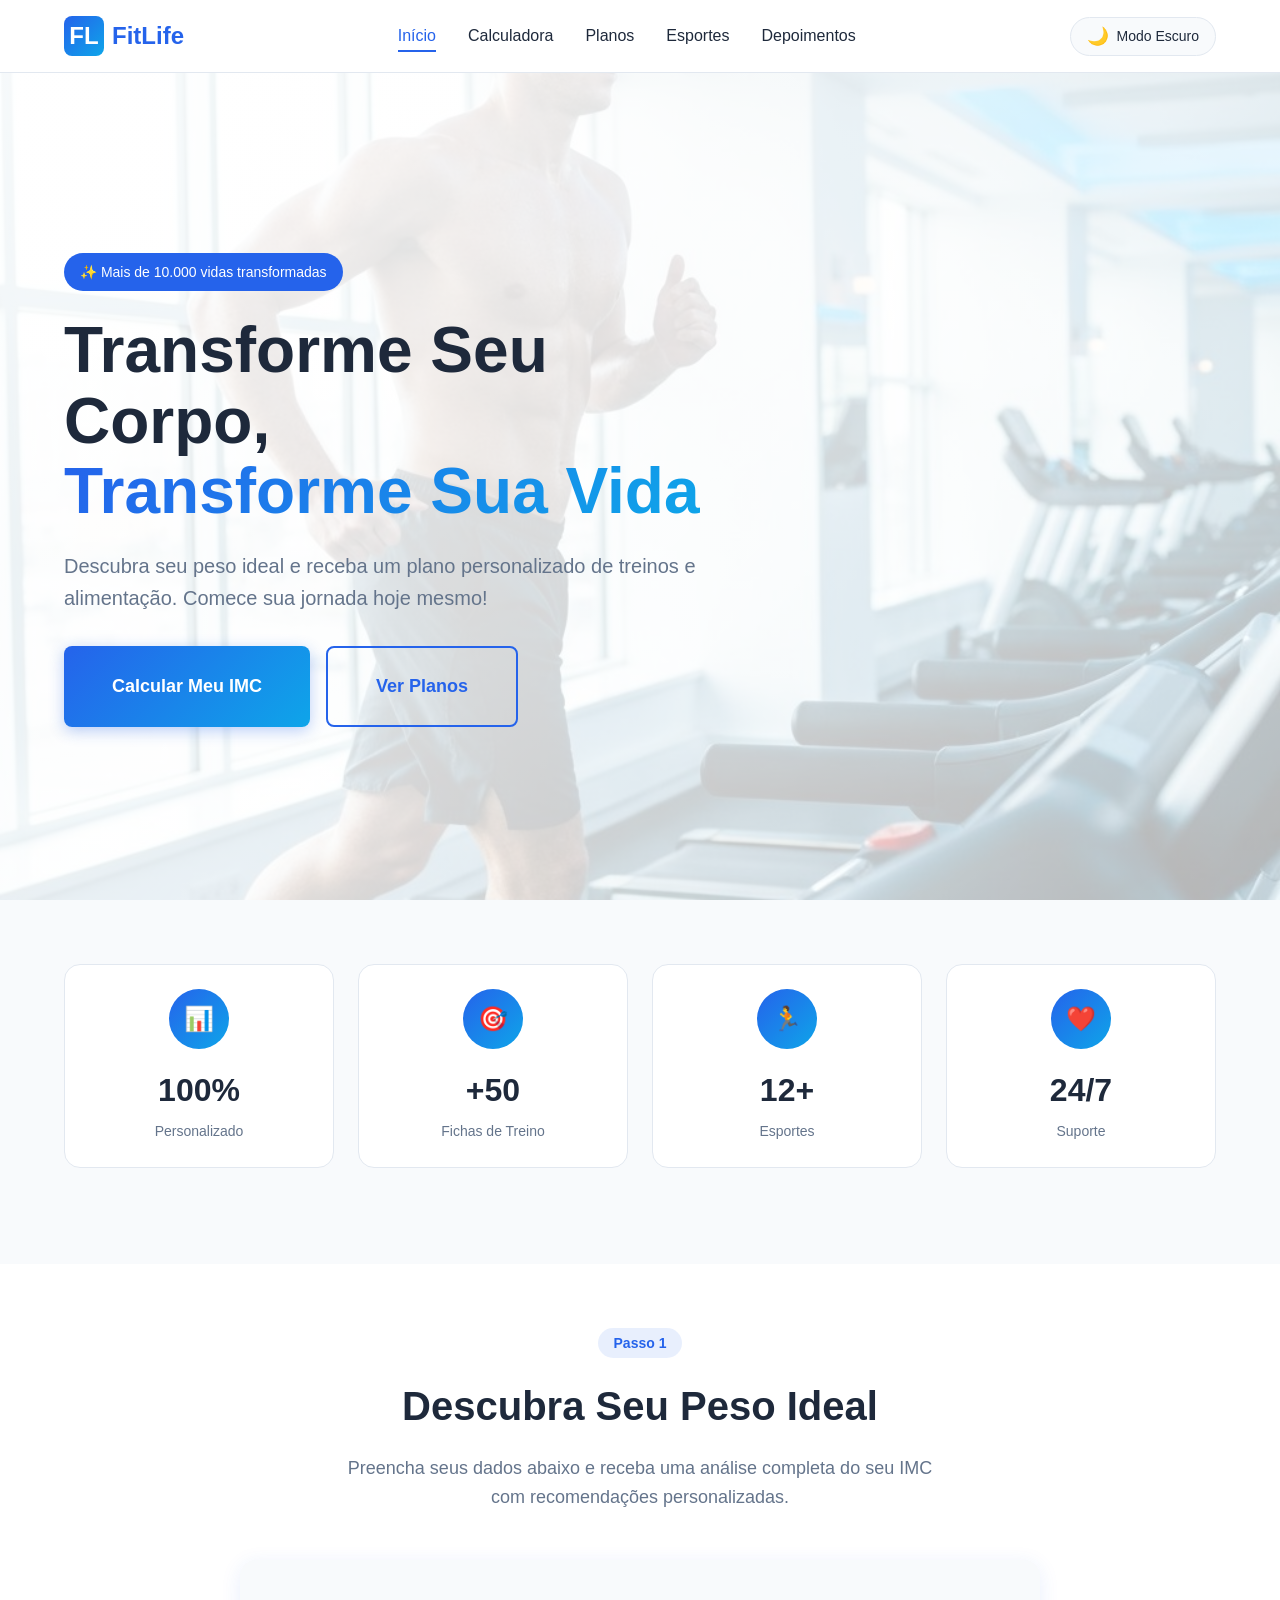
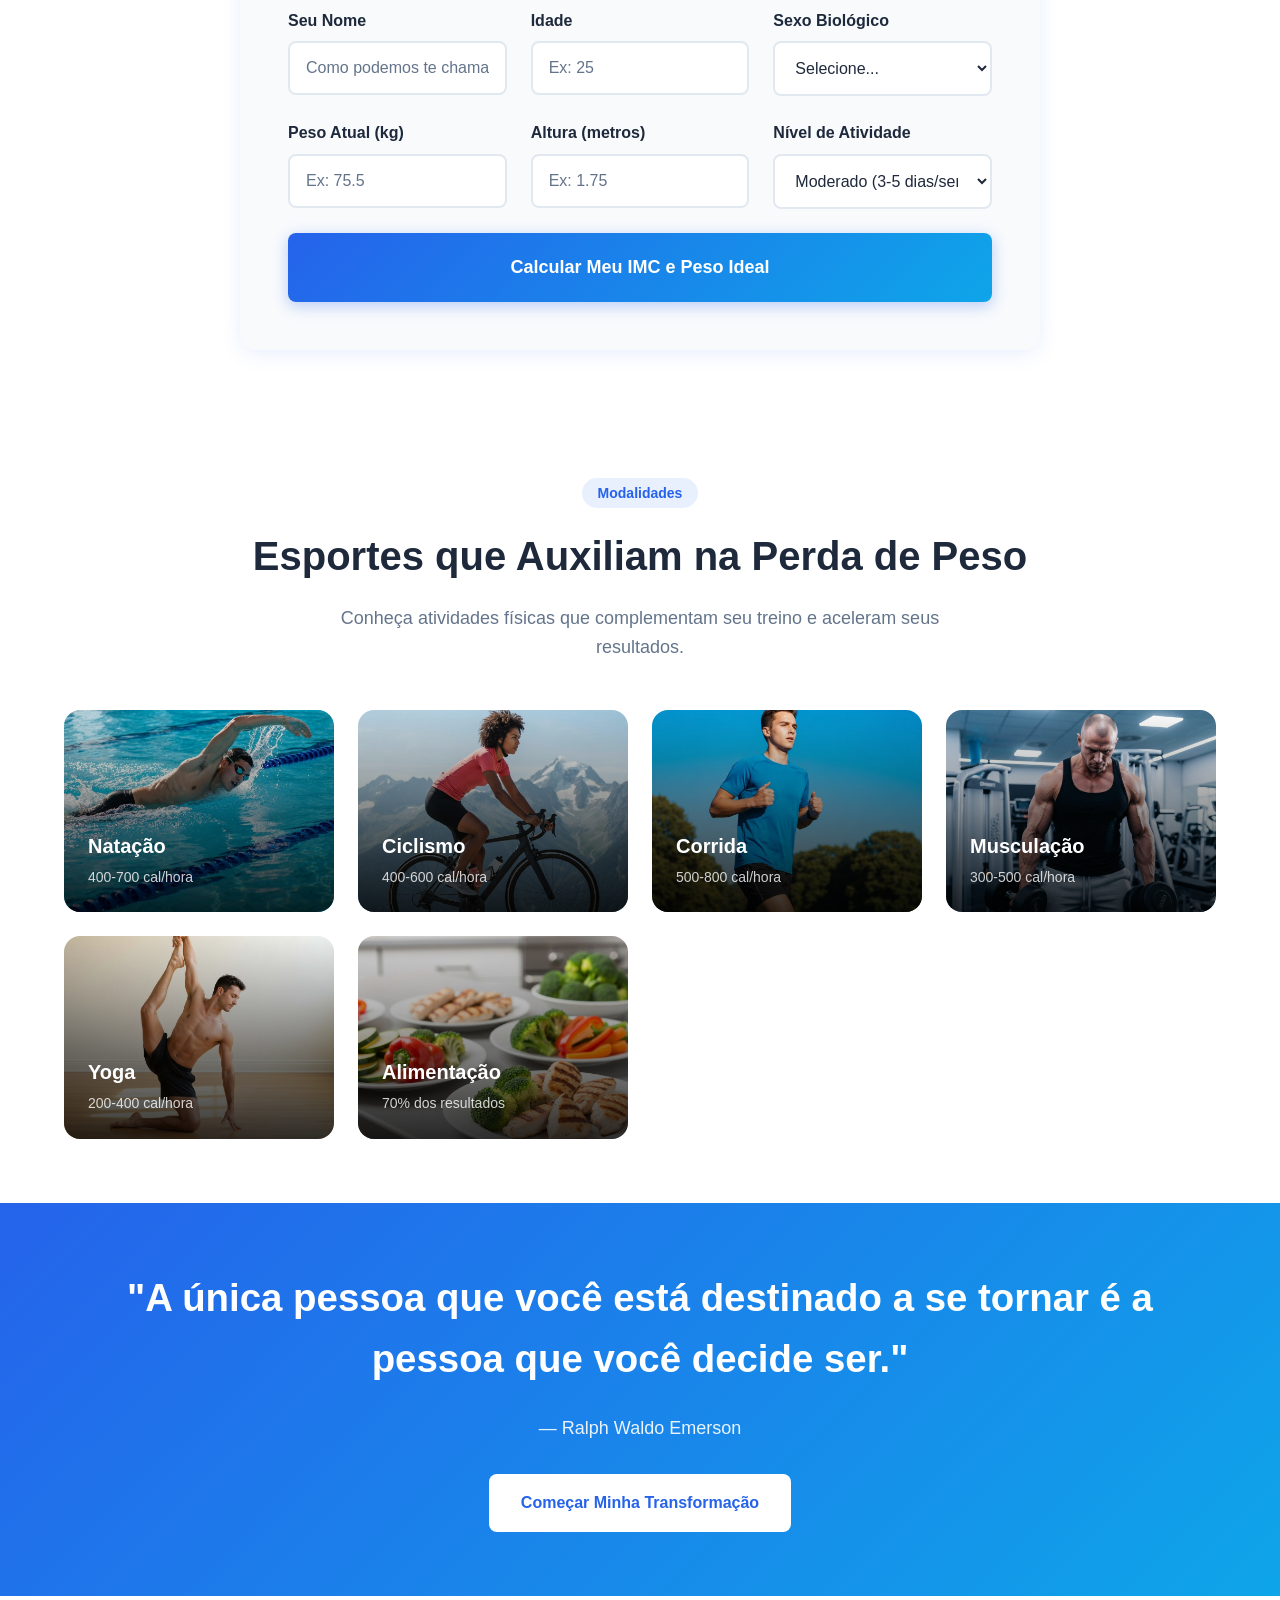
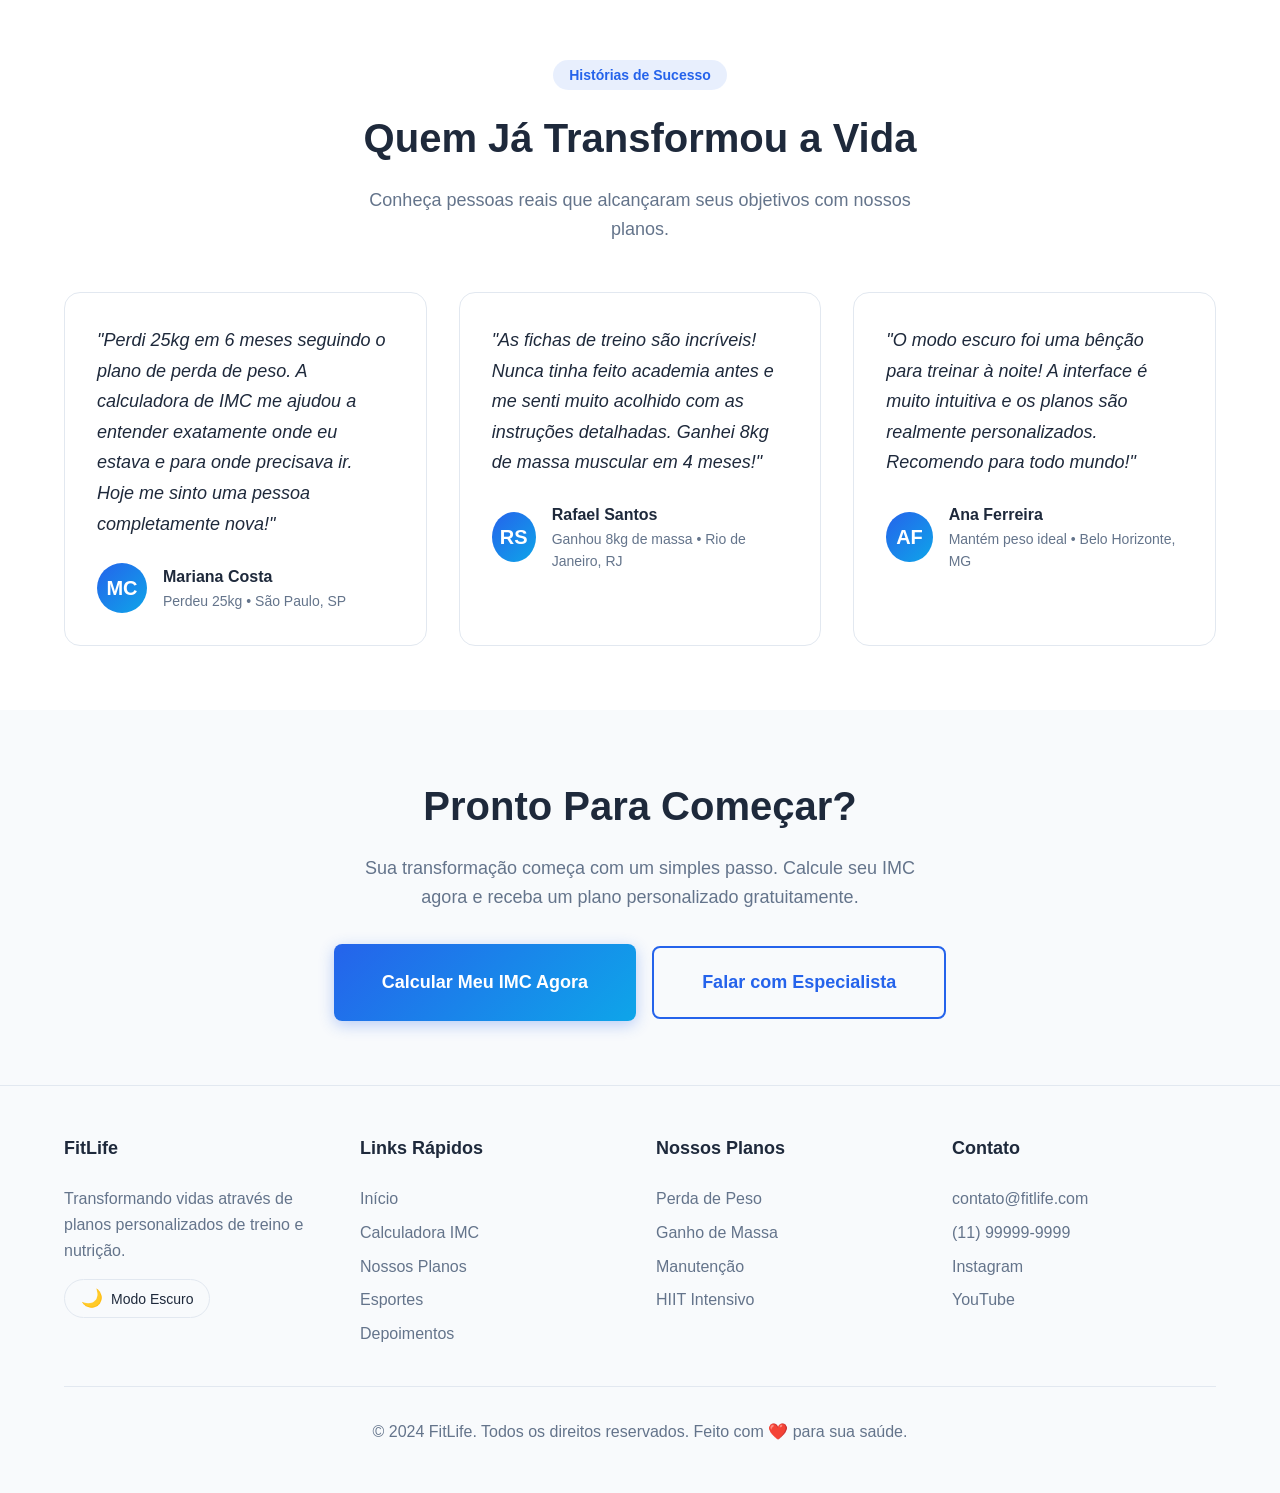
<file: public/index.html>
<!DOCTYPE html>
<html lang="pt-BR">
<head>
    <!-- ============================================
         FITLIFE - Página Principal
         Seu parceiro na jornada fitness
         ============================================ -->
    <meta charset="UTF-8">
    <meta name="viewport" content="width=device-width, initial-scale=1.0">
    <meta name="description" content="FitLife - Alcance seu peso ideal com planos personalizados de treino e nutrição. Calculadora de IMC, fichas de treino e muito mais!">
    <meta name="keywords" content="perda de peso, fitness, academia, treino, IMC, saúde, emagrecimento">
    <meta name="author" content="FitLife">
    
    <title>FitLife - Transforme Sua Vida | Planos de Treino Personalizados</title>
    
    <!-- Favicon -->
    <link rel="icon" type="image/svg+xml" href="data:image/svg+xml,<svg xmlns='http://www.w3.org/2000/svg' viewBox='0 0 100 100'><text y='.9em' font-size='90'>💪</text></svg>">
    
    <!-- CSS Principal -->
    <link rel="stylesheet" href="style.css">
</head>
<body>
    <!-- ============================================
         CABEÇALHO / NAVEGAÇÃO
         ============================================ -->
    <header class="cabecalho">
        <div class="cabecalho-inner">
            <!-- Logo -->
            <a href="index.html" class="logo">
                <div class="logo-icon">FL</div>
                <span>FitLife</span>
            </a>
            
            <!-- Navegação Principal -->
            <nav>
                <ul class="nav-lista">
                    <li><a href="#inicio" class="nav-link ativo">Início</a></li>
                    <li><a href="#calculadora" class="nav-link">Calculadora</a></li>
                    <li><a href="#planos" class="nav-link">Planos</a></li>
                    <li><a href="#esportes" class="nav-link">Esportes</a></li>
                    <li><a href="#depoimentos" class="nav-link">Depoimentos</a></li>
                </ul>
            </nav>
            
            <!-- Botão Tema -->
            <button id="btn-tema" class="btn-tema" aria-label="Alternar tema">
                <span class="icone">🌙</span> Modo Escuro
            </button>
            
            <!-- Menu Mobile -->
            <button class="menu-toggle" aria-label="Abrir menu">
                <span></span>
                <span></span>
                <span></span>
            </button>
        </div>
    </header>

    <!-- ============================================
         HERO SECTION
         ============================================ -->
    <section id="inicio" class="hero">
        <div class="hero-bg">
            <img src="images/hero-fitness.jpg" alt="Pessoa treinando em academia moderna">
            <div class="hero-overlay"></div>
        </div>
        
        <div class="container">
            <div class="hero-content">
                <span class="hero-badge">
                    ✨ Mais de 10.000 vidas transformadas
                </span>
                
                <h1 class="hero-titulo">
                    Transforme Seu Corpo,<br>
                    <span class="text-gradient">Transforme Sua Vida</span>
                </h1>
                
                <p class="hero-subtitulo">
                    Descubra seu peso ideal e receba um plano personalizado de treinos 
                    e alimentação. Comece sua jornada hoje mesmo!
                </p>
                
                <div class="hero-cta">
                    <a href="#calculadora" class="btn btn-primario btn-grande">
                        Calcular Meu IMC
                    </a>
                    <a href="#planos" class="btn btn-secundario btn-grande">
                        Ver Planos
                    </a>
                </div>
            </div>
        </div>
    </section>

    <!-- ============================================
         SEÇÃO DE BENEFÍCIOS
         ============================================ -->
    <section class="secao" style="background-color: var(--cor-fundo-alt);">
        <div class="container">
            <div class="info-grid">
                <div class="info-card">
                    <div class="info-card-icone">📊</div>
                    <div class="info-card-valor">100%</div>
                    <div class="info-card-label">Personalizado</div>
                </div>
                
                <div class="info-card">
                    <div class="info-card-icone">🎯</div>
                    <div class="info-card-valor">+50</div>
                    <div class="info-card-label">Fichas de Treino</div>
                </div>
                
                <div class="info-card">
                    <div class="info-card-icone">🏃</div>
                    <div class="info-card-valor">12+</div>
                    <div class="info-card-label">Esportes</div>
                </div>
                
                <div class="info-card">
                    <div class="info-card-icone">❤️</div>
                    <div class="info-card-valor">24/7</div>
                    <div class="info-card-label">Suporte</div>
                </div>
            </div>
        </div>
    </section>

    <!-- ============================================
         CALCULADORA DE IMC
         ============================================ -->
    <section id="calculadora" class="secao">
        <div class="container">
            <div class="secao-header">
                <span class="secao-badge">Passo 1</span>
                <h2 class="secao-titulo">Descubra Seu Peso Ideal</h2>
                <p class="secao-descricao">
                    Preencha seus dados abaixo e receba uma análise completa do seu IMC 
                    com recomendações personalizadas.
                </p>
            </div>
            
            <div class="calculadora">
                <form id="form-calculadora" class="calculadora-form">
                    <!-- Nome -->
                    <div class="form-grupo">
                        <label for="nome">Seu Nome</label>
                        <input 
                            type="text" 
                            id="nome" 
                            name="nome" 
                            placeholder="Como podemos te chamar?"
                            required
                        >
                    </div>
                    
                    <!-- Idade -->
                    <div class="form-grupo">
                        <label for="idade">Idade</label>
                        <input 
                            type="number" 
                            id="idade" 
                            name="idade" 
                            placeholder="Ex: 25"
                            min="10"
                            max="120"
                            required
                        >
                    </div>
                    
                    <!-- Sexo -->
                    <div class="form-grupo">
                        <label for="sexo">Sexo Biológico</label>
                        <select id="sexo" name="sexo" required>
                            <option value="">Selecione...</option>
                            <option value="masculino">Masculino</option>
                            <option value="feminino">Feminino</option>
                        </select>
                    </div>
                    
                    <!-- Peso -->
                    <div class="form-grupo">
                        <label for="peso">Peso Atual (kg)</label>
                        <input 
                            type="number" 
                            id="peso" 
                            name="peso" 
                            placeholder="Ex: 75.5"
                            step="0.1"
                            min="20"
                            max="500"
                            required
                        >
                    </div>
                    
                    <!-- Altura -->
                    <div class="form-grupo">
                        <label for="altura">Altura (metros)</label>
                        <input 
                            type="text" 
                            id="altura" 
                            name="altura" 
                            placeholder="Ex: 1.75"
                            inputmode="decimal"
                            pattern="[0-9]*[.,]?[0-9]+"
                            required
                        >
                    </div>
                    
                    <!-- Nível de Atividade -->
                    <div class="form-grupo">
                        <label for="atividade">Nível de Atividade</label>
                        <select id="atividade" name="atividade">
                            <option value="sedentario">Sedentário (pouco exercício)</option>
                            <option value="leve">Leve (1-3 dias/semana)</option>
                            <option value="moderado" selected>Moderado (3-5 dias/semana)</option>
                            <option value="intenso">Intenso (6-7 dias/semana)</option>
                            <option value="extremo">Extremo (atleta)</option>
                        </select>
                    </div>
                    
                    <!-- Botão Submit -->
                    <div class="form-grupo" style="grid-column: 1 / -1;">
                        <button type="submit" class="btn btn-primario btn-grande" style="width: 100%;">
                            Calcular Meu IMC e Peso Ideal
                        </button>
                    </div>
                </form>
                
                <!-- Resultado do IMC -->
                <div id="resultado-imc" class="resultado-imc">
                    <!-- Preenchido via JavaScript -->
                </div>
            </div>
        </div>
    </section>

    <!-- ============================================
         SEÇÃO DE PLANOS
         ============================================ -->
    <section id="secao-planos" class="secao hidden" style="background-color: var(--cor-fundo-alt);">
        <div class="container">
            <div class="secao-header">
                <span class="secao-badge">Passo 2</span>
                <h2 class="secao-titulo">Escolha Seu Plano</h2>
                <p class="secao-descricao">
                    Baseado no seu perfil, selecionamos os melhores planos para você alcançar seus objetivos.
                </p>
            </div>
            
            <div id="planos" class="planos-grid">
                <!-- Plano Perda de Peso -->
                <div class="plano-card" data-plano="perda-peso">
                    <div class="plano-imagem">
                        <img src="images/cardio.jpg" alt="Treino cardio para perda de peso">
                    </div>
                    <h3 class="plano-titulo">Perda de Peso</h3>
                    <p class="plano-descricao">
                        Plano focado em queima de gordura com combinação de cardio e treino funcional.
                        Ideal para quem quer emagrecer de forma saudável.
                    </p>
                    <ul class="plano-beneficios">
                        <li>Treinos de 45-60 minutos</li>
                        <li>Foco em cardio e funcional</li>
                        <li>Plano alimentar incluso</li>
                        <li>Resultados em 8 semanas</li>
                    </ul>
                    <button class="btn btn-primario" style="width: 100%;">
                        Selecionar Plano
                    </button>
                </div>
                
                <!-- Plano Ganho de Massa -->
                <div class="plano-card" data-plano="ganho-massa">
                    <div class="plano-imagem">
                        <img src="images/musculacao.jpg" alt="Treino de musculação">
                    </div>
                    <h3 class="plano-titulo">Ganho de Massa</h3>
                    <p class="plano-descricao">
                        Programa de hipertrofia para ganhar massa muscular de forma progressiva 
                        e consistente.
                    </p>
                    <ul class="plano-beneficios">
                        <li>Treinos de 60-75 minutos</li>
                        <li>Divisão ABC ou ABCDE</li>
                        <li>Dieta hipercalórica inclusa</li>
                        <li>Progressão de carga semanal</li>
                    </ul>
                    <button class="btn btn-primario" style="width: 100%;">
                        Selecionar Plano
                    </button>
                </div>
                
                <!-- Plano Manutenção -->
                <div class="plano-card" data-plano="manutencao">
                    <div class="plano-imagem">
                        <img src="images/yoga.jpg" alt="Yoga e manutenção">
                    </div>
                    <h3 class="plano-titulo">Manutenção</h3>
                    <p class="plano-descricao">
                        Para quem já está no peso ideal e quer manter a forma com treinos 
                        equilibrados e saudáveis.
                    </p>
                    <ul class="plano-beneficios">
                        <li>Treinos de 30-45 minutos</li>
                        <li>Mix de força e cardio</li>
                        <li>Flexibilidade de horários</li>
                        <li>Manutenção do peso</li>
                    </ul>
                    <button class="btn btn-primario" style="width: 100%;">
                        Selecionar Plano
                    </button>
                </div>
                
                <!-- Plano HIIT -->
                <div class="plano-card" data-plano="hiit">
                    <div class="plano-imagem">
                        <img src="images/hero-fitness.jpg" alt="Treino HIIT intensivo">
                    </div>
                    <h3 class="plano-titulo">HIIT Intensivo</h3>
                    <p class="plano-descricao">
                        Treino de alta intensidade para quem tem pouco tempo mas quer 
                        resultados máximos.
                    </p>
                    <ul class="plano-beneficios">
                        <li>Treinos de 20-30 minutos</li>
                        <li>Alta queima calórica</li>
                        <li>Pode fazer em casa</li>
                        <li>Resultados rápidos</li>
                    </ul>
                    <button class="btn btn-primario" style="width: 100%;">
                        Selecionar Plano
                    </button>
                </div>
            </div>
        </div>
    </section>

    <!-- ============================================
         SEÇÃO DE ESPORTES
         ============================================ -->
    <section id="esportes" class="secao">
        <div class="container">
            <div class="secao-header">
                <span class="secao-badge">Modalidades</span>
                <h2 class="secao-titulo">Esportes que Auxiliam na Perda de Peso</h2>
                <p class="secao-descricao">
                    Conheça atividades físicas que complementam seu treino e aceleram seus resultados.
                </p>
            </div>
            
            <div class="esportes-grid">
                <!-- Natação -->
                <div class="esporte-card" onclick="alert('🏊 NATAÇÃO\n\nQueima: 400-700 calorias/hora\n\nBenefícios:\n• Baixo impacto nas articulações\n• Trabalha todo o corpo\n• Melhora a respiração\n• Excelente para iniciantes\n\nDica: Comece com 30 min, 2-3x por semana!')">
                    <img src="images/natacao.jpg" alt="Pessoa nadando">
                    <div class="esporte-overlay">
                        <span class="esporte-nome">Natação</span>
                        <span class="esporte-calorias">400-700 cal/hora</span>
                    </div>
                </div>
                
                <!-- Ciclismo -->
                <div class="esporte-card" onclick="alert('🚴 CICLISMO\n\nQueima: 400-600 calorias/hora\n\nBenefícios:\n• Fortalece pernas e glúteos\n• Melhora resistência cardiovascular\n• Pode ser transporte diário\n• Baixo impacto\n\nDica: Use como meio de transporte para trabalho!')">
                    <img src="images/ciclismo.jpg" alt="Pessoa andando de bicicleta">
                    <div class="esporte-overlay">
                        <span class="esporte-nome">Ciclismo</span>
                        <span class="esporte-calorias">400-600 cal/hora</span>
                    </div>
                </div>
                
                <!-- Corrida -->
                <div class="esporte-card" onclick="alert('🏃 CORRIDA\n\nQueima: 500-800 calorias/hora\n\nBenefícios:\n• Alta queima calórica\n• Melhora condicionamento\n• Libera endorfina\n• Fácil de começar\n\nDica: Comece alternando caminhada e corrida!')">
                    <img src="images/cardio.jpg" alt="Pessoa correndo">
                    <div class="esporte-overlay">
                        <span class="esporte-nome">Corrida</span>
                        <span class="esporte-calorias">500-800 cal/hora</span>
                    </div>
                </div>
                
                <!-- Musculação -->
                <div class="esporte-card" onclick="alert('🏋��� MUSCULAÇÃO\n\nQueima: 300-500 calorias/hora\n\nBenefícios:\n• Acelera metabolismo\n• Ganho de massa muscular\n• Fortalece ossos\n• Queima calorias em repouso\n\nDica: Combine com cardio para melhores resultados!')">
                    <img src="images/musculacao.jpg" alt="Pessoa fazendo musculação">
                    <div class="esporte-overlay">
                        <span class="esporte-nome">Musculação</span>
                        <span class="esporte-calorias">300-500 cal/hora</span>
                    </div>
                </div>
                
                <!-- Yoga -->
                <div class="esporte-card" onclick="alert('🧘 YOGA\n\nQueima: 200-400 calorias/hora\n\nBenefícios:\n• Reduz estresse e ansiedade\n• Melhora flexibilidade\n• Fortalece core\n• Melhora postura\n\nDica: Pratique pela manhã para começar o dia bem!')">
                    <img src="images/yoga.jpg" alt="Pessoa praticando yoga">
                    <div class="esporte-overlay">
                        <span class="esporte-nome">Yoga</span>
                        <span class="esporte-calorias">200-400 cal/hora</span>
                    </div>
                </div>
                
                <!-- Alimentação -->
                <div class="esporte-card" onclick="alert('🥗 ALIMENTAÇÃO SAUDÁVEL\n\nImportância: 70% dos resultados!\n\nDicas:\n• Coma proteína em cada refeição\n• Beba 2-3 litros de água/dia\n• Evite açúcar refinado\n• Faça 5-6 refeições menores\n\nLembre-se: Não existe treino ruim que supere uma dieta ruim!')">
                    <img src="images/alimentacao.jpg" alt="Comida saudável">
                    <div class="esporte-overlay">
                        <span class="esporte-nome">Alimentação</span>
                        <span class="esporte-calorias">70% dos resultados</span>
                    </div>
                </div>
            </div>
        </div>
    </section>

    <!-- ============================================
         SEÇÃO DE MOTIVAÇÃO
         ============================================ -->
    <section class="secao" style="background: linear-gradient(135deg, var(--cor-primaria), var(--cor-secundaria)); color: white;">
        <div class="container text-center">
            <h2 style="font-size: clamp(1.5rem, 3vw, 2.5rem); margin-bottom: var(--espacamento-lg);">
                "A única pessoa que você está destinado a se tornar é a pessoa que você decide ser."
            </h2>
            <p style="font-size: 1.125rem; opacity: 0.9;">— Ralph Waldo Emerson</p>
            
            <div style="margin-top: var(--espacamento-xl);">
                <a href="#calculadora" class="btn" style="background: white; color: var(--cor-primaria); font-weight: 700;">
                    Começar Minha Transformação
                </a>
            </div>
        </div>
    </section>

    <!-- ============================================
         SEÇÃO DE DEPOIMENTOS
         ============================================ -->
    <section id="depoimentos" class="secao">
        <div class="container">
            <div class="secao-header">
                <span class="secao-badge">Histórias de Sucesso</span>
                <h2 class="secao-titulo">Quem Já Transformou a Vida</h2>
                <p class="secao-descricao">
                    Conheça pessoas reais que alcançaram seus objetivos com nossos planos.
                </p>
            </div>
            
            <div class="depoimentos-grid">
                <!-- Depoimento 1 -->
                <div class="depoimento-card">
                    <p class="depoimento-texto">
                        "Perdi 25kg em 6 meses seguindo o plano de perda de peso. A calculadora de IMC 
                        me ajudou a entender exatamente onde eu estava e para onde precisava ir. 
                        Hoje me sinto uma pessoa completamente nova!"
                    </p>
                    <div class="depoimento-autor">
                        <div class="depoimento-avatar">MC</div>
                        <div class="depoimento-info">
                            <h4>Mariana Costa</h4>
                            <p>Perdeu 25kg • São Paulo, SP</p>
                        </div>
                    </div>
                </div>
                
                <!-- Depoimento 2 -->
                <div class="depoimento-card">
                    <p class="depoimento-texto">
                        "As fichas de treino são incríveis! Nunca tinha feito academia antes e 
                        me senti muito acolhido com as instruções detalhadas. Ganhei 8kg de 
                        massa muscular em 4 meses!"
                    </p>
                    <div class="depoimento-autor">
                        <div class="depoimento-avatar">RS</div>
                        <div class="depoimento-info">
                            <h4>Rafael Santos</h4>
                            <p>Ganhou 8kg de massa • Rio de Janeiro, RJ</p>
                        </div>
                    </div>
                </div>
                
                <!-- Depoimento 3 -->
                <div class="depoimento-card">
                    <p class="depoimento-texto">
                        "O modo escuro foi uma bênção para treinar à noite! A interface é 
                        muito intuitiva e os planos são realmente personalizados. Recomendo 
                        para todo mundo!"
                    </p>
                    <div class="depoimento-autor">
                        <div class="depoimento-avatar">AF</div>
                        <div class="depoimento-info">
                            <h4>Ana Ferreira</h4>
                            <p>Mantém peso ideal • Belo Horizonte, MG</p>
                        </div>
                    </div>
                </div>
            </div>
        </div>
    </section>

    <!-- ============================================
         SEÇÃO CTA FINAL
         ============================================ -->
    <section class="secao" style="background-color: var(--cor-fundo-alt);">
        <div class="container">
            <div class="text-center">
                <h2 class="secao-titulo">Pronto Para Começar?</h2>
                <p class="secao-descricao" style="margin-bottom: var(--espacamento-xl);">
                    Sua transformação começa com um simples passo. Calcule seu IMC agora 
                    e receba um plano personalizado gratuitamente.
                </p>
                
                <div class="flex-center gap-md" style="flex-wrap: wrap;">
                    <a href="#calculadora" class="btn btn-primario btn-grande">
                        Calcular Meu IMC Agora
                    </a>
                    <button onclick="alert('📞 CONTATO\n\nEmail: contato@fitlife.com\nWhatsApp: (11) 99999-9999\n\nHorário de atendimento:\nSeg-Sex: 8h às 20h\nSáb: 9h às 14h\n\nEstamos aqui para ajudar você!')" class="btn btn-secundario btn-grande">
                        Falar com Especialista
                    </button>
                </div>
            </div>
        </div>
    </section>

    <!-- ============================================
         RODAPÉ
         ============================================ -->
    <footer class="rodape">
        <div class="container">
            <div class="rodape-grid">
                <!-- Sobre -->
                <div class="rodape-coluna">
                    <h3>FitLife</h3>
                    <p style="color: var(--cor-texto-secundario); margin-bottom: var(--espacamento-md);">
                        Transformando vidas através de planos personalizados de treino e nutrição.
                    </p>
                    <button id="btn-tema" class="btn-tema" onclick="alternarTema()">
                        <span class="icone">🌙</span> Modo Escuro
                    </button>
                </div>
                
                <!-- Links Rápidos -->
                <div class="rodape-coluna">
                    <h3>Links Rápidos</h3>
                    <ul>
                        <li><a href="#inicio">Início</a></li>
                        <li><a href="#calculadora">Calculadora IMC</a></li>
                        <li><a href="#planos">Nossos Planos</a></li>
                        <li><a href="#esportes">Esportes</a></li>
                        <li><a href="#depoimentos">Depoimentos</a></li>
                    </ul>
                </div>
                
                <!-- Planos -->
                <div class="rodape-coluna">
                    <h3>Nossos Planos</h3>
                    <ul>
                        <li><a href="plano.html?tipo=perda-peso">Perda de Peso</a></li>
                        <li><a href="plano.html?tipo=ganho-massa">Ganho de Massa</a></li>
                        <li><a href="plano.html?tipo=manutencao">Manutenção</a></li>
                        <li><a href="plano.html?tipo=hiit">HIIT Intensivo</a></li>
                    </ul>
                </div>
                
                <!-- Contato -->
                <div class="rodape-coluna">
                    <h3>Contato</h3>
                    <ul>
                        <li><a href="mailto:contato@fitlife.com">contato@fitlife.com</a></li>
                        <li><a href="tel:+5511999999999">(11) 99999-9999</a></li>
                        <li><a href="#">Instagram</a></li>
                        <li><a href="#">YouTube</a></li>
                    </ul>
                </div>
            </div>
            
            <div class="rodape-bottom">
                <p>&copy; 2024 FitLife. Todos os direitos reservados. Feito com ❤️ para sua saúde.</p>
            </div>
        </div>
    </footer>

    <!-- ============================================
         SCRIPTS
         ============================================ -->
    <script src="script.js"></script>
    
    <!-- Script de Debug -->
    <script>
        // Log de inicialização
        console.log('[FitLife] Página principal carregada');
        console.log('[FitLife] Versão: 1.0.0');
        console.log('[FitLife] Tema atual:', localStorage.getItem('tema') || 'claro');
    </script>
</body>
</html>
</file>
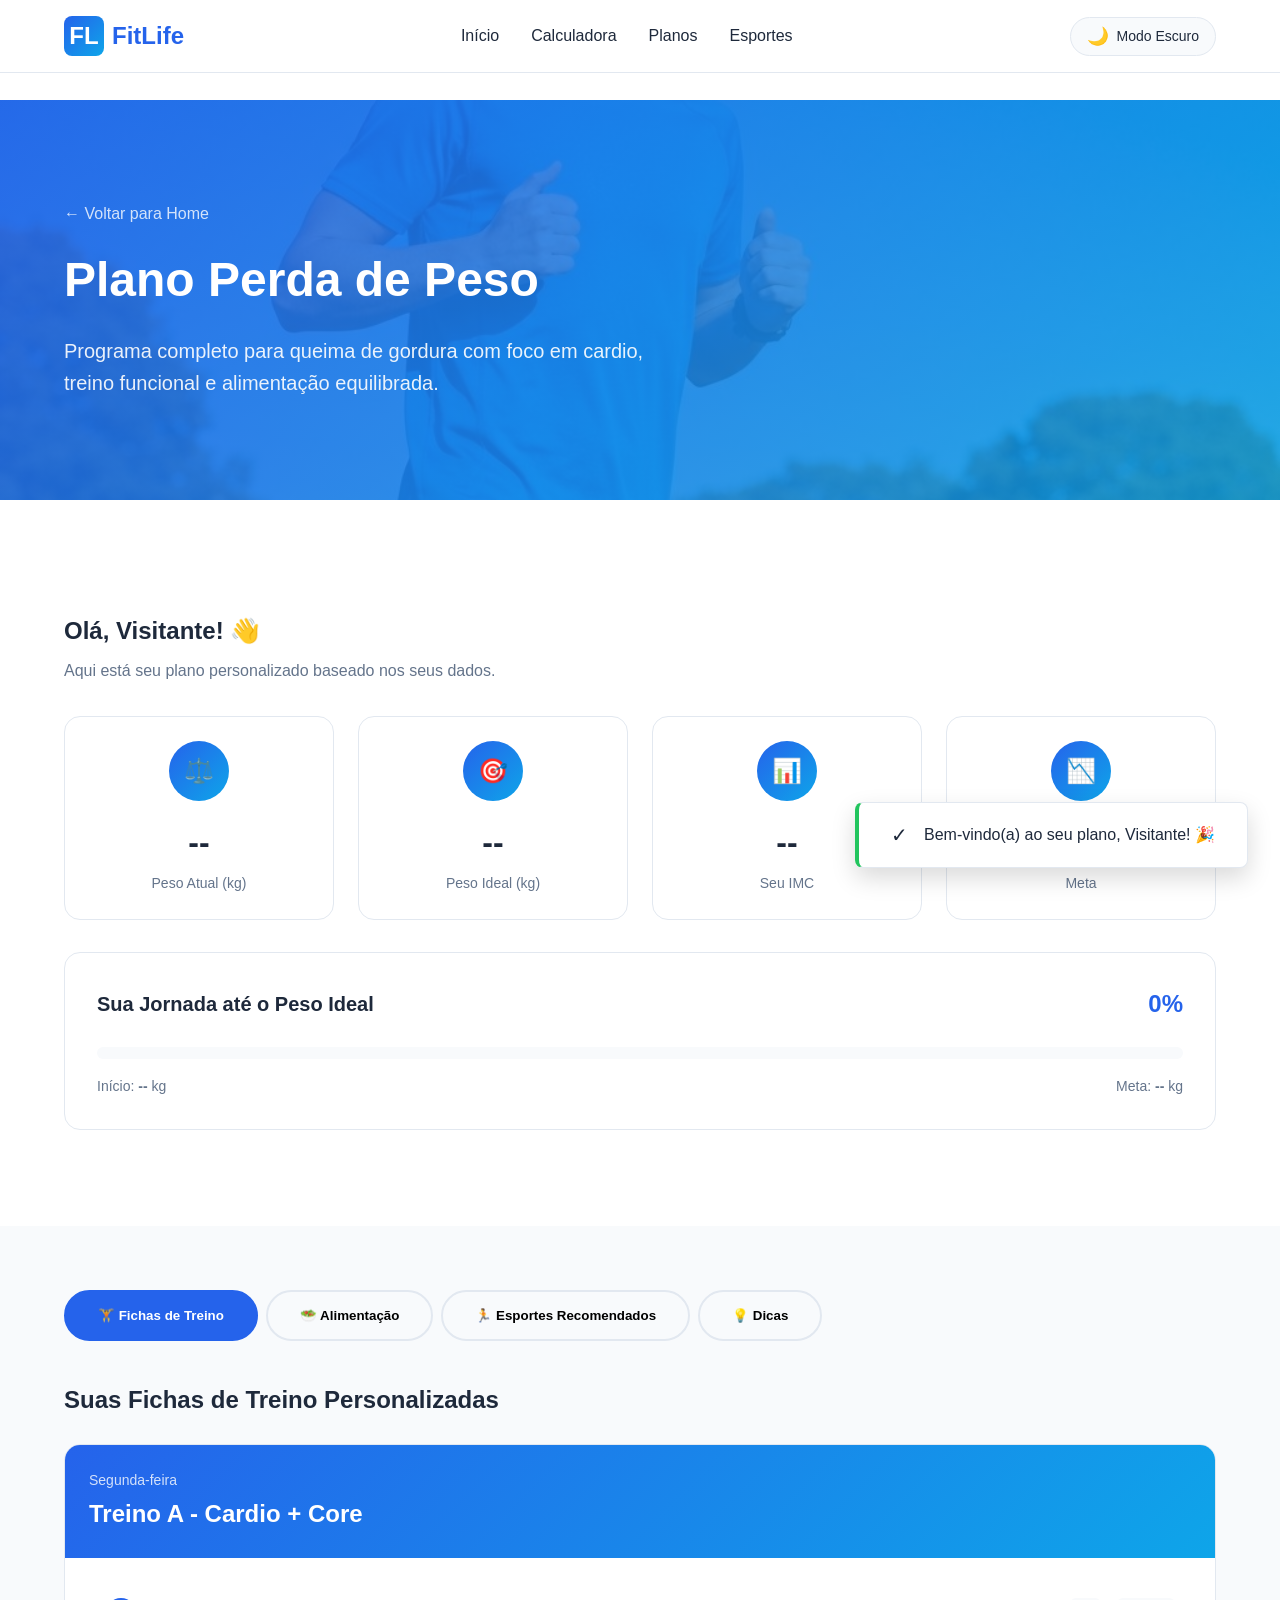
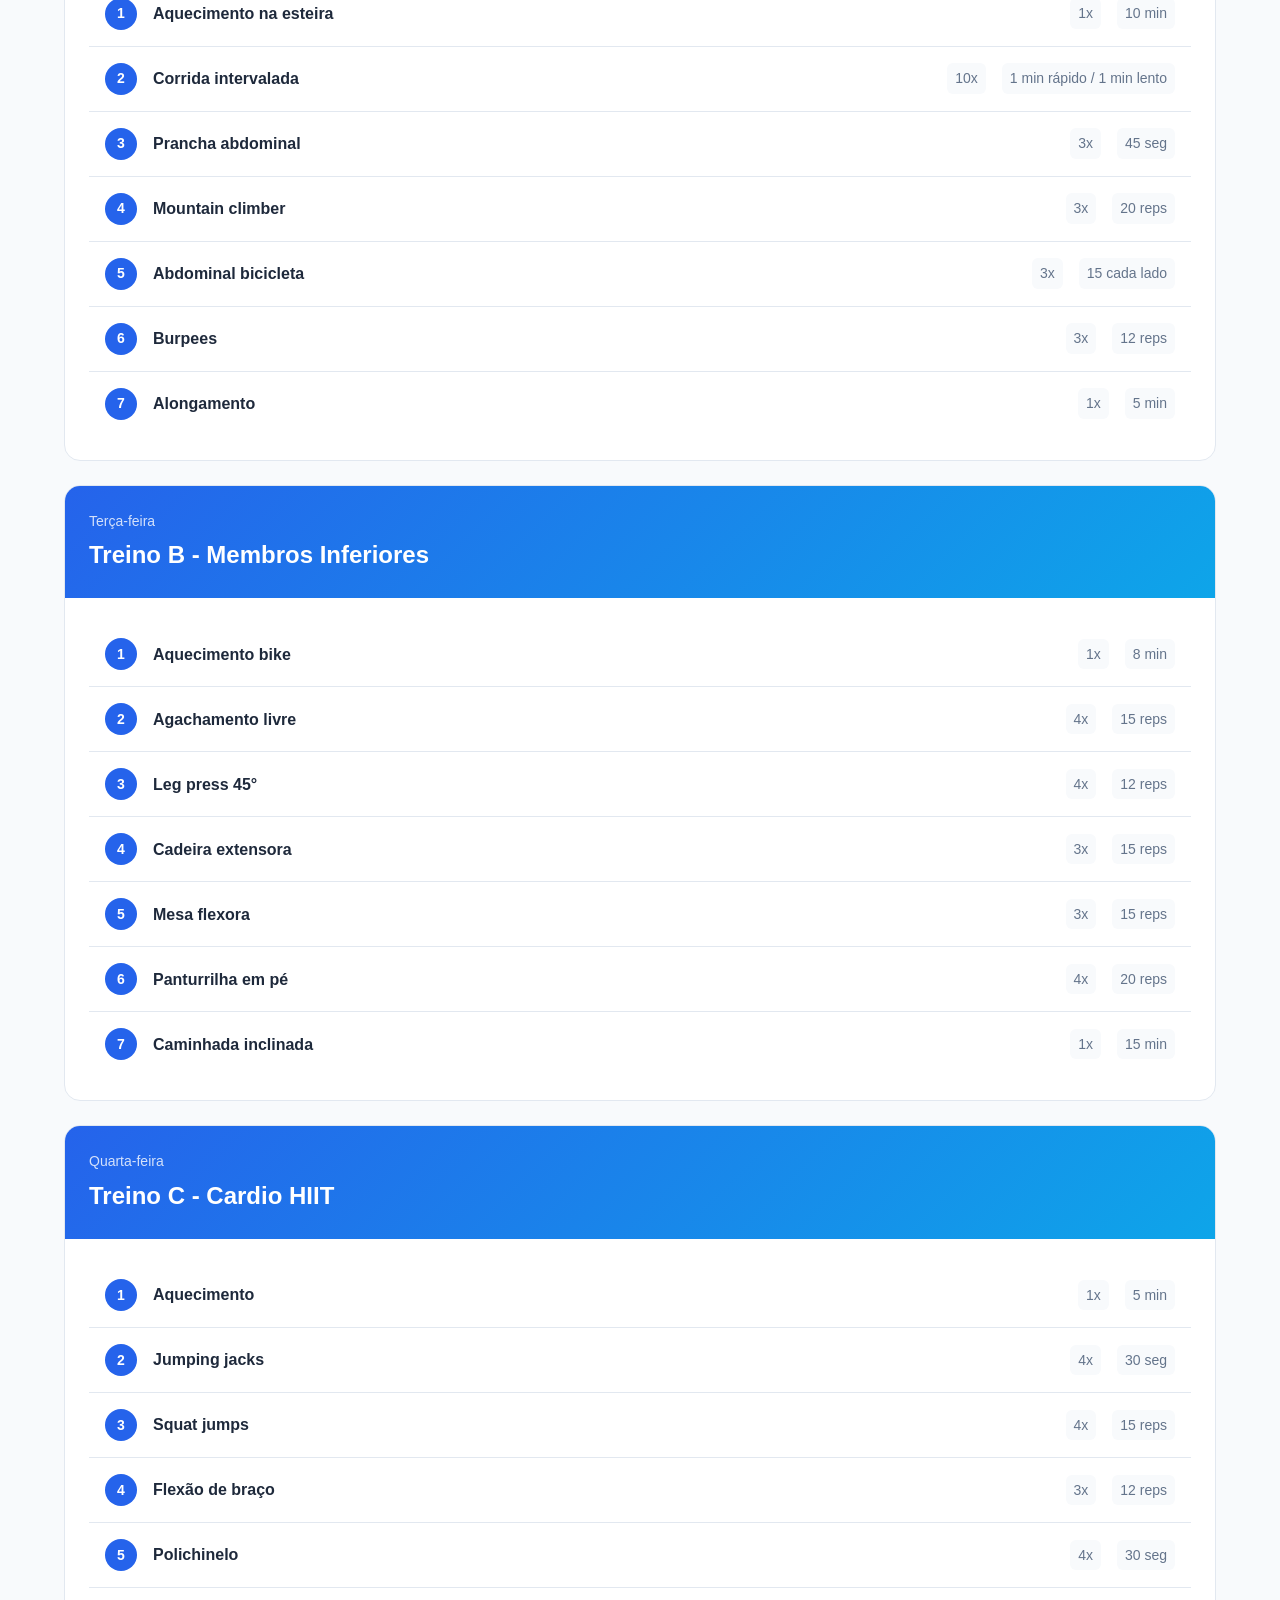
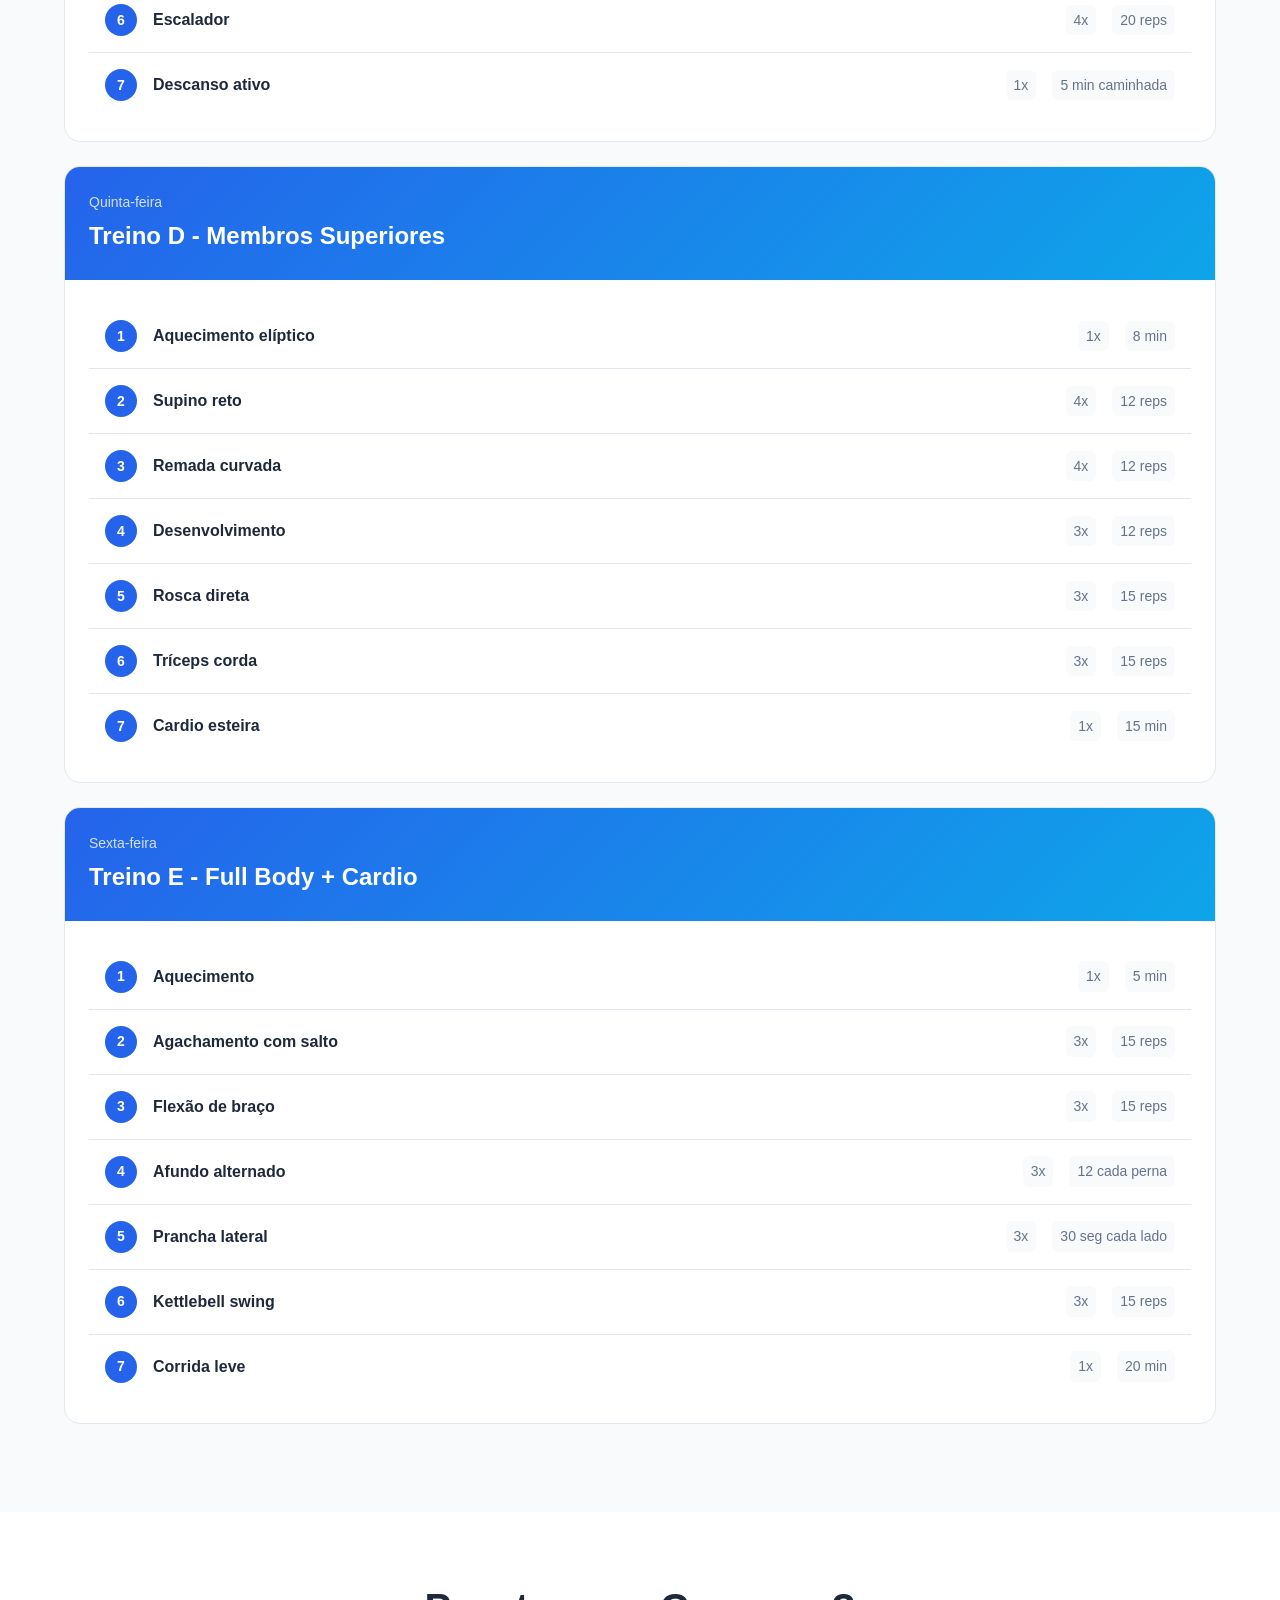
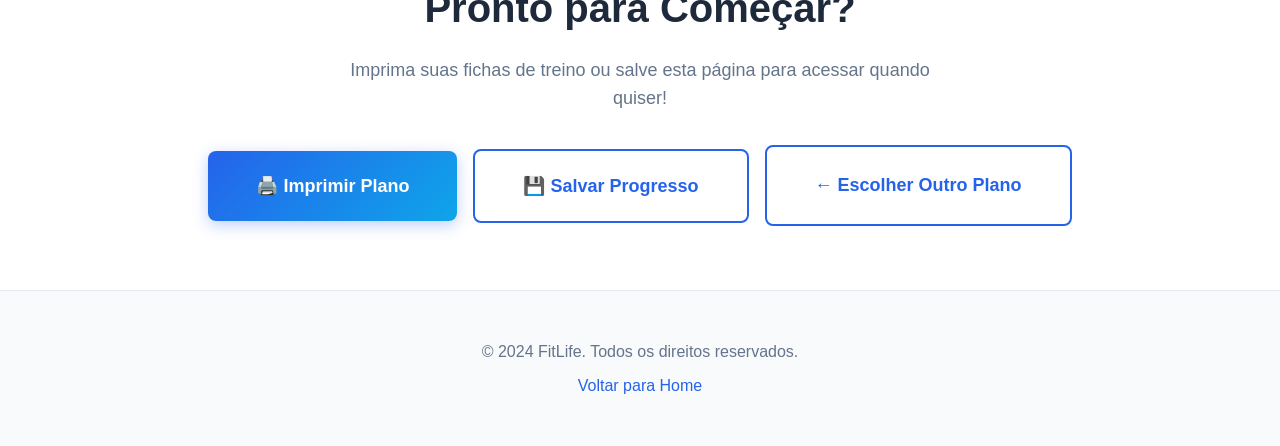
<file: public/plano.html>
<!DOCTYPE html>
<html lang="pt-BR">
<head>
    <!-- ============================================
         FITLIFE - Página de Plano Personalizado
         Exibe detalhes do plano selecionado
         ============================================ -->
    <meta charset="UTF-8">
    <meta name="viewport" content="width=device-width, initial-scale=1.0">
    <meta name="description" content="Seu plano personalizado FitLife - Fichas de treino, exercícios detalhados e dicas de alimentação.">
    
    <title>Seu Plano Personalizado | FitLife</title>
    
    <!-- Favicon -->
    <link rel="icon" type="image/svg+xml" href="data:image/svg+xml,<svg xmlns='http://www.w3.org/2000/svg' viewBox='0 0 100 100'><text y='.9em' font-size='90'>💪</text></svg>">
    
    <!-- CSS Principal -->
    <link rel="stylesheet" href="style.css">
</head>
<body>
    <!-- ============================================
         CABEÇALHO / NAVEGAÇÃO
         ============================================ -->
    <header class="cabecalho">
        <div class="cabecalho-inner">
            <!-- Logo -->
            <a href="index.html" class="logo">
                <div class="logo-icon">FL</div>
                <span>FitLife</span>
            </a>
            
            <!-- Navegação Principal -->
            <nav>
                <ul class="nav-lista">
                    <li><a href="index.html" class="nav-link">Início</a></li>
                    <li><a href="index.html#calculadora" class="nav-link">Calculadora</a></li>
                    <li><a href="index.html#planos" class="nav-link">Planos</a></li>
                    <li><a href="index.html#esportes" class="nav-link">Esportes</a></li>
                </ul>
            </nav>
            
            <!-- Botão Tema -->
            <button id="btn-tema" class="btn-tema" aria-label="Alternar tema">
                <span class="icone">🌙</span> Modo Escuro
            </button>
            
            <!-- Menu Mobile -->
            <button class="menu-toggle" aria-label="Abrir menu">
                <span></span>
                <span></span>
                <span></span>
            </button>
        </div>
    </header>

    <!-- ============================================
         CONTEÚDO PRINCIPAL
         ============================================ -->
    <main class="pagina-plano">
        <!-- Hero do Plano -->
        <section id="plano-hero" class="plano-hero">
            <div class="plano-hero-bg">
                <img id="plano-hero-img" src="images/hero-fitness.jpg" alt="Imagem do plano">
                <div class="plano-hero-overlay"></div>
            </div>
            
            <div class="container">
                <div class="plano-hero-content">
                    <a href="index.html" style="color: white; opacity: 0.8; display: inline-block; margin-bottom: var(--espacamento-md);">
                        ← Voltar para Home
                    </a>
                    <h1 id="plano-titulo" class="plano-hero-titulo">Carregando seu plano...</h1>
                    <p id="plano-descricao" class="plano-hero-descricao">
                        Aguarde enquanto preparamos seu plano personalizado.
                    </p>
                </div>
            </div>
        </section>

        <!-- Dados do Usuário -->
        <section class="secao">
            <div class="container">
                <!-- Saudação Personalizada -->
                <div id="saudacao-usuario" style="margin-bottom: var(--espacamento-xl);">
                    <h2 style="font-size: 1.5rem; margin-bottom: var(--espacamento-sm);">
                        Olá, <span id="nome-usuario">Visitante</span>! 👋
                    </h2>
                    <p style="color: var(--cor-texto-secundario);">
                        Aqui está seu plano personalizado baseado nos seus dados.
                    </p>
                </div>
                
                <!-- Cards de Informação do Usuário -->
                <div class="info-grid" id="info-usuario">
                    <div class="info-card">
                        <div class="info-card-icone">⚖️</div>
                        <div class="info-card-valor" id="peso-atual">--</div>
                        <div class="info-card-label">Peso Atual (kg)</div>
                    </div>
                    
                    <div class="info-card">
                        <div class="info-card-icone">🎯</div>
                        <div class="info-card-valor" id="peso-ideal">--</div>
                        <div class="info-card-label">Peso Ideal (kg)</div>
                    </div>
                    
                    <div class="info-card">
                        <div class="info-card-icone">📊</div>
                        <div class="info-card-valor" id="imc-valor">--</div>
                        <div class="info-card-label">Seu IMC</div>
                    </div>
                    
                    <div class="info-card">
                        <div class="info-card-icone" id="meta-icone">📉</div>
                        <div class="info-card-valor" id="meta-peso">--</div>
                        <div class="info-card-label" id="meta-label">Meta</div>
                    </div>
                </div>
                
                <!-- Barra de Progresso -->
                <div class="progresso-container">
                    <div class="progresso-header">
                        <span class="progresso-titulo">Sua Jornada até o Peso Ideal</span>
                        <span class="progresso-porcentagem" id="progresso-pct">0%</span>
                    </div>
                    <div class="progresso-barra">
                        <div class="progresso-barra-preenchimento" id="progresso-barra" style="width: 0%;"></div>
                    </div>
                    <div class="progresso-info">
                        <span>Início: <strong id="peso-inicio">--</strong> kg</span>
                        <span>Meta: <strong id="peso-meta">--</strong> kg</span>
                    </div>
                </div>
            </div>
        </section>

        <!-- Tabs de Conteúdo -->
        <section class="secao" style="background-color: var(--cor-fundo-alt);">
            <div class="container">
                <!-- Navegação por Tabs -->
                <div class="tabs" id="tabs-navegacao">
                    <button class="tab ativo" data-tab="treino" onclick="mudarTab('treino')">
                        🏋️ Fichas de Treino
                    </button>
                    <button class="tab" data-tab="alimentacao" onclick="mudarTab('alimentacao')">
                        🥗 Alimentação
                    </button>
                    <button class="tab" data-tab="esportes" onclick="mudarTab('esportes')">
                        🏃 Esportes Recomendados
                    </button>
                    <button class="tab" data-tab="dicas" onclick="mudarTab('dicas')">
                        💡 Dicas
                    </button>
                </div>

                <!-- ================================
                     TAB: FICHAS DE TREINO
                     ================================ -->
                <div id="tab-treino" class="tab-conteudo ativo">
                    <h3 style="font-size: 1.5rem; margin-bottom: var(--espacamento-lg);">
                        Suas Fichas de Treino Personalizadas
                    </h3>
                    
                    <div id="fichas-treino">
                        <!-- Preenchido via JavaScript baseado no plano -->
                    </div>
                </div>

                <!-- ================================
                     TAB: ALIMENTAÇÃO
                     ================================ -->
                <div id="tab-alimentacao" class="tab-conteudo">
                    <h3 style="font-size: 1.5rem; margin-bottom: var(--espacamento-lg);">
                        Plano Alimentar
                    </h3>
                    
                    <div id="plano-alimentar">
                        <!-- Preenchido via JavaScript baseado no plano -->
                    </div>
                </div>

                <!-- ================================
                     TAB: ESPORTES
                     ================================ -->
                <div id="tab-esportes" class="tab-conteudo">
                    <h3 style="font-size: 1.5rem; margin-bottom: var(--espacamento-lg);">
                        Esportes Recomendados para Você
                    </h3>
                    
                    <div class="esportes-grid" id="esportes-recomendados">
                        <!-- Preenchido via JavaScript baseado no plano -->
                    </div>
                </div>

                <!-- ================================
                     TAB: DICAS
                     ================================ -->
                <div id="tab-dicas" class="tab-conteudo">
                    <h3 style="font-size: 1.5rem; margin-bottom: var(--espacamento-lg);">
                        Dicas para Maximizar Seus Resultados
                    </h3>
                    
                    <div id="dicas-plano">
                        <!-- Preenchido via JavaScript baseado no plano -->
                    </div>
                </div>
            </div>
        </section>

        <!-- CTA Final -->
        <section class="secao">
            <div class="container text-center">
                <h2 class="secao-titulo">Pronto para Começar?</h2>
                <p class="secao-descricao" style="margin-bottom: var(--espacamento-xl);">
                    Imprima suas fichas de treino ou salve esta página para acessar quando quiser!
                </p>
                
                <div class="flex-center gap-md" style="flex-wrap: wrap;">
                    <button onclick="window.print()" class="btn btn-primario btn-grande">
                        🖨️ Imprimir Plano
                    </button>
                    <button onclick="salvarProgresso()" class="btn btn-secundario btn-grande">
                        💾 Salvar Progresso
                    </button>
                    <a href="index.html#planos" class="btn btn-secundario btn-grande">
                        ← Escolher Outro Plano
                    </a>
                </div>
            </div>
        </section>
    </main>

    <!-- ============================================
         RODAPÉ
         ============================================ -->
    <footer class="rodape">
        <div class="container">
            <div class="rodape-bottom" style="border: none; padding: 0;">
                <p>&copy; 2024 FitLife. Todos os direitos reservados.</p>
                <p style="margin-top: var(--espacamento-sm);">
                    <a href="index.html" style="color: var(--cor-primaria);">Voltar para Home</a>
                </p>
            </div>
        </div>
    </footer>

    <!-- ============================================
         SCRIPTS
         ============================================ -->
    <script src="script.js"></script>
    
    <!-- Script específico da página de plano -->
    <script>
        /* ============================================
           SCRIPT DA PÁGINA DE PLANO
           Carrega e exibe dados personalizados
           ============================================ */

        // ============================================
        // DADOS DOS PLANOS
        // ============================================
        
        const PLANOS = {
            'perda-peso': {
                titulo: 'Plano Perda de Peso',
                descricao: 'Programa completo para queima de gordura com foco em cardio, treino funcional e alimentação equilibrada.',
                imagem: 'images/cardio.jpg',
                cor: '#ef4444',
                fichas: [
                    {
                        dia: 'Segunda-feira',
                        nome: 'Treino A - Cardio + Core',
                        exercicios: [
                            { nome: 'Aquecimento na esteira', series: '1', reps: '10 min' },
                            { nome: 'Corrida intervalada', series: '10', reps: '1 min rápido / 1 min lento' },
                            { nome: 'Prancha abdominal', series: '3', reps: '45 seg' },
                            { nome: 'Mountain climber', series: '3', reps: '20 reps' },
                            { nome: 'Abdominal bicicleta', series: '3', reps: '15 cada lado' },
                            { nome: 'Burpees', series: '3', reps: '12 reps' },
                            { nome: 'Alongamento', series: '1', reps: '5 min' }
                        ]
                    },
                    {
                        dia: 'Terça-feira',
                        nome: 'Treino B - Membros Inferiores',
                        exercicios: [
                            { nome: 'Aquecimento bike', series: '1', reps: '8 min' },
                            { nome: 'Agachamento livre', series: '4', reps: '15 reps' },
                            { nome: 'Leg press 45°', series: '4', reps: '12 reps' },
                            { nome: 'Cadeira extensora', series: '3', reps: '15 reps' },
                            { nome: 'Mesa flexora', series: '3', reps: '15 reps' },
                            { nome: 'Panturrilha em pé', series: '4', reps: '20 reps' },
                            { nome: 'Caminhada inclinada', series: '1', reps: '15 min' }
                        ]
                    },
                    {
                        dia: 'Quarta-feira',
                        nome: 'Treino C - Cardio HIIT',
                        exercicios: [
                            { nome: 'Aquecimento', series: '1', reps: '5 min' },
                            { nome: 'Jumping jacks', series: '4', reps: '30 seg' },
                            { nome: 'Squat jumps', series: '4', reps: '15 reps' },
                            { nome: 'Flexão de braço', series: '3', reps: '12 reps' },
                            { nome: 'Polichinelo', series: '4', reps: '30 seg' },
                            { nome: 'Escalador', series: '4', reps: '20 reps' },
                            { nome: 'Descanso ativo', series: '1', reps: '5 min caminhada' }
                        ]
                    },
                    {
                        dia: 'Quinta-feira',
                        nome: 'Treino D - Membros Superiores',
                        exercicios: [
                            { nome: 'Aquecimento elíptico', series: '1', reps: '8 min' },
                            { nome: 'Supino reto', series: '4', reps: '12 reps' },
                            { nome: 'Remada curvada', series: '4', reps: '12 reps' },
                            { nome: 'Desenvolvimento', series: '3', reps: '12 reps' },
                            { nome: 'Rosca direta', series: '3', reps: '15 reps' },
                            { nome: 'Tríceps corda', series: '3', reps: '15 reps' },
                            { nome: 'Cardio esteira', series: '1', reps: '15 min' }
                        ]
                    },
                    {
                        dia: 'Sexta-feira',
                        nome: 'Treino E - Full Body + Cardio',
                        exercicios: [
                            { nome: 'Aquecimento', series: '1', reps: '5 min' },
                            { nome: 'Agachamento com salto', series: '3', reps: '15 reps' },
                            { nome: 'Flexão de braço', series: '3', reps: '15 reps' },
                            { nome: 'Afundo alternado', series: '3', reps: '12 cada perna' },
                            { nome: 'Prancha lateral', series: '3', reps: '30 seg cada lado' },
                            { nome: 'Kettlebell swing', series: '3', reps: '15 reps' },
                            { nome: 'Corrida leve', series: '1', reps: '20 min' }
                        ]
                    }
                ],
                alimentacao: {
                    calorias: 'déficit de 300-500 kcal',
                    refeicoes: [
                        {
                            nome: 'Café da Manhã (7h)',
                            itens: ['2 ovos mexidos', 'Pão integral (1 fatia)', 'Abacate (50g)', 'Café sem açúcar']
                        },
                        {
                            nome: 'Lanche da Manhã (10h)',
                            itens: ['Iogurte natural (170g)', 'Frutas vermelhas (100g)', 'Granola sem açúcar (20g)']
                        },
                        {
                            nome: 'Almoço (12h30)',
                            itens: ['Frango grelhado (150g)', 'Arroz integral (100g)', 'Feijão (80g)', 'Salada verde à vontade', 'Azeite (1 colher)']
                        },
                        {
                            nome: 'Lanche da Tarde (15h30)',
                            itens: ['Whey protein (1 scoop)', 'Banana (1 unidade)', 'Castanhas (30g)']
                        },
                        {
                            nome: 'Jantar (19h)',
                            itens: ['Peixe grelhado (150g)', 'Legumes no vapor', 'Batata doce (100g)', 'Salada verde']
                        },
                        {
                            nome: 'Ceia (21h) - Opcional',
                            itens: ['Chá de camomila', 'Queijo cottage (50g)']
                        }
                    ]
                },
                esportes: [
                    { nome: 'Corrida', calorias: '500-800 cal/hora', imagem: 'images/cardio.jpg' },
                    { nome: 'Natação', calorias: '400-700 cal/hora', imagem: 'images/natacao.jpg' },
                    { nome: 'Ciclismo', calorias: '400-600 cal/hora', imagem: 'images/ciclismo.jpg' }
                ],
                dicas: [
                    { titulo: 'Hidratação', texto: 'Beba pelo menos 3 litros de água por dia. A água acelera o metabolismo e ajuda na queima de gordura.' },
                    { titulo: 'Sono', texto: 'Durma 7-8 horas por noite. O sono é essencial para a recuperação muscular e regulação hormonal.' },
                    { titulo: 'Consistência', texto: 'Não falte aos treinos! 3-5 dias de treino por semana é o ideal para resultados consistentes.' },
                    { titulo: 'Paciência', texto: 'Resultados levam tempo. Espere perder 0.5-1kg por semana de forma saudável.' },
                    { titulo: 'Evite', texto: 'Refrigerantes, doces, frituras e alimentos ultraprocessados. Eles sabotam seu progresso!' }
                ]
            },
            
            'ganho-massa': {
                titulo: 'Plano Ganho de Massa',
                descricao: 'Programa de hipertrofia muscular com treinos de força progressivos e alimentação hipercalórica.',
                imagem: 'images/musculacao.jpg',
                cor: '#22c55e',
                fichas: [
                    {
                        dia: 'Segunda-feira',
                        nome: 'Treino A - Peito e Tríceps',
                        exercicios: [
                            { nome: 'Supino reto com barra', series: '4', reps: '8-10 reps' },
                            { nome: 'Supino inclinado halteres', series: '4', reps: '10 reps' },
                            { nome: 'Crucifixo máquina', series: '3', reps: '12 reps' },
                            { nome: 'Cross over', series: '3', reps: '12 reps' },
                            { nome: 'Tríceps francês', series: '4', reps: '10 reps' },
                            { nome: 'Tríceps corda', series: '3', reps: '12 reps' },
                            { nome: 'Mergulho paralelas', series: '3', reps: 'até falha' }
                        ]
                    },
                    {
                        dia: 'Terça-feira',
                        nome: 'Treino B - Costas e Bíceps',
                        exercicios: [
                            { nome: 'Puxada frontal', series: '4', reps: '10 reps' },
                            { nome: 'Remada curvada', series: '4', reps: '8-10 reps' },
                            { nome: 'Remada unilateral', series: '3', reps: '10 cada' },
                            { nome: 'Pulldown', series: '3', reps: '12 reps' },
                            { nome: 'Rosca direta barra', series: '4', reps: '10 reps' },
                            { nome: 'Rosca alternada', series: '3', reps: '12 cada' },
                            { nome: 'Rosca martelo', series: '3', reps: '12 reps' }
                        ]
                    },
                    {
                        dia: 'Quarta-feira',
                        nome: 'Treino C - Pernas (Quadríceps)',
                        exercicios: [
                            { nome: 'Agachamento livre', series: '5', reps: '8-10 reps' },
                            { nome: 'Leg press 45°', series: '4', reps: '12 reps' },
                            { nome: 'Hack machine', series: '3', reps: '10 reps' },
                            { nome: 'Cadeira extensora', series: '4', reps: '12 reps' },
                            { nome: 'Avanço', series: '3', reps: '10 cada perna' },
                            { nome: 'Panturrilha sentado', series: '4', reps: '15 reps' },
                            { nome: 'Panturrilha em pé', series: '4', reps: '15 reps' }
                        ]
                    },
                    {
                        dia: 'Quinta-feira',
                        nome: 'Treino D - Ombros e Trapézio',
                        exercicios: [
                            { nome: 'Desenvolvimento halteres', series: '4', reps: '10 reps' },
                            { nome: 'Elevação lateral', series: '4', reps: '12 reps' },
                            { nome: 'Elevação frontal', series: '3', reps: '12 reps' },
                            { nome: 'Desenvolvimento máquina', series: '3', reps: '12 reps' },
                            { nome: 'Encolhimento halteres', series: '4', reps: '12 reps' },
                            { nome: 'Face pull', series: '3', reps: '15 reps' },
                            { nome: 'Crucifixo inverso', series: '3', reps: '12 reps' }
                        ]
                    },
                    {
                        dia: 'Sexta-feira',
                        nome: 'Treino E - Pernas (Posterior)',
                        exercicios: [
                            { nome: 'Stiff', series: '4', reps: '10 reps' },
                            { nome: 'Mesa flexora', series: '4', reps: '12 reps' },
                            { nome: 'Cadeira flexora', series: '3', reps: '12 reps' },
                            { nome: 'Elevação pélvica', series: '4', reps: '12 reps' },
                            { nome: 'Abdução máquina', series: '3', reps: '15 reps' },
                            { nome: 'Adução máquina', series: '3', reps: '15 reps' },
                            { nome: 'Gêmeos leg press', series: '4', reps: '15 reps' }
                        ]
                    }
                ],
                alimentacao: {
                    calorias: 'superávit de 300-500 kcal',
                    refeicoes: [
                        {
                            nome: 'Café da Manhã (7h)',
                            itens: ['Ovos (4 unidades)', 'Pão integral (2 fatias)', 'Pasta de amendoim (30g)', 'Banana (1 unidade)', 'Leite integral (200ml)']
                        },
                        {
                            nome: 'Lanche da Manhã (10h)',
                            itens: ['Batata doce (200g)', 'Peito de frango (100g)', 'Castanhas (50g)']
                        },
                        {
                            nome: 'Almoço (12h30)',
                            itens: ['Carne vermelha (200g)', 'Arroz branco (200g)', 'Feijão (100g)', 'Legumes (à vontade)', 'Azeite (2 colheres)']
                        },
                        {
                            nome: 'Pré-Treino (15h)',
                            itens: ['Whey protein (1 scoop)', 'Aveia (60g)', 'Mel (1 colher)', 'Banana (1 unidade)']
                        },
                        {
                            nome: 'Pós-Treino (17h30)',
                            itens: ['Whey protein (1.5 scoop)', 'Dextrose (40g)', 'Creatina (5g)']
                        },
                        {
                            nome: 'Jantar (19h30)',
                            itens: ['Frango (200g)', 'Macarrão integral (150g)', 'Queijo (50g)', 'Salada verde']
                        },
                        {
                            nome: 'Ceia (22h)',
                            itens: ['Caseína ou leite (300ml)', 'Pasta de amendoim (30g)', 'Pão integral (1 fatia)']
                        }
                    ]
                },
                esportes: [
                    { nome: 'Musculação', calorias: '300-500 cal/hora', imagem: 'images/musculacao.jpg' },
                    { nome: 'Natação', calorias: '400-700 cal/hora', imagem: 'images/natacao.jpg' },
                    { nome: 'Crossfit', calorias: '500-700 cal/hora', imagem: 'images/hero-fitness.jpg' }
                ],
                dicas: [
                    { titulo: 'Proteína', texto: 'Consuma 1.6-2.2g de proteína por kg de peso corporal. Distribua em 4-6 refeições.' },
                    { titulo: 'Progressão de Carga', texto: 'Aumente o peso a cada semana ou quinzena. Sem desafio, não há crescimento!' },
                    { titulo: 'Descanso', texto: 'Músculos crescem durante o descanso. Durma bem e dê 48h de descanso entre treinos do mesmo grupo.' },
                    { titulo: 'Creatina', texto: 'Tome 5g de creatina monohidratada por dia. É o suplemento mais estudado e eficaz.' },
                    { titulo: 'Consistência', texto: 'Ganho de massa leva meses. Espere ganhar 0.25-0.5kg por semana no máximo.' }
                ]
            },
            
            'manutencao': {
                titulo: 'Plano Manutenção',
                descricao: 'Programa equilibrado para manter seu peso ideal com treinos variados e alimentação balanceada.',
                imagem: 'images/yoga.jpg',
                cor: '#0ea5e9',
                fichas: [
                    {
                        dia: 'Segunda-feira',
                        nome: 'Treino A - Full Body Leve',
                        exercicios: [
                            { nome: 'Aquecimento', series: '1', reps: '10 min' },
                            { nome: 'Agachamento livre', series: '3', reps: '12 reps' },
                            { nome: 'Supino halteres', series: '3', reps: '12 reps' },
                            { nome: 'Remada máquina', series: '3', reps: '12 reps' },
                            { nome: 'Desenvolvimento', series: '3', reps: '12 reps' },
                            { nome: 'Prancha', series: '3', reps: '30 seg' },
                            { nome: 'Alongamento', series: '1', reps: '10 min' }
                        ]
                    },
                    {
                        dia: 'Terça-feira',
                        nome: 'Treino B - Cardio Moderado',
                        exercicios: [
                            { nome: 'Caminhada na esteira', series: '1', reps: '30 min' },
                            { nome: 'Bicicleta ergométrica', series: '1', reps: '15 min' },
                            { nome: 'Elíptico', series: '1', reps: '15 min' },
                            { nome: 'Alongamento completo', series: '1', reps: '10 min' }
                        ]
                    },
                    {
                        dia: 'Quarta-feira',
                        nome: 'Treino C - Força Moderada',
                        exercicios: [
                            { nome: 'Aquecimento', series: '1', reps: '8 min' },
                            { nome: 'Leg press', series: '3', reps: '15 reps' },
                            { nome: 'Puxada frontal', series: '3', reps: '12 reps' },
                            { nome: 'Supino máquina', series: '3', reps: '12 reps' },
                            { nome: 'Rosca direta', series: '2', reps: '15 reps' },
                            { nome: 'Tríceps corda', series: '2', reps: '15 reps' },
                            { nome: 'Abdominal', series: '3', reps: '20 reps' }
                        ]
                    },
                    {
                        dia: 'Quinta-feira',
                        nome: 'Treino D - Yoga/Flexibilidade',
                        exercicios: [
                            { nome: 'Saudação ao sol', series: '5', reps: 'ciclos' },
                            { nome: 'Postura do guerreiro', series: '3', reps: '30 seg cada lado' },
                            { nome: 'Postura da árvore', series: '2', reps: '45 seg cada lado' },
                            { nome: 'Alongamento de quadril', series: '2', reps: '60 seg cada lado' },
                            { nome: 'Postura da criança', series: '2', reps: '60 seg' },
                            { nome: 'Relaxamento final', series: '1', reps: '5 min' }
                        ]
                    },
                    {
                        dia: 'Sexta-feira',
                        nome: 'Treino E - Funcional',
                        exercicios: [
                            { nome: 'Aquecimento', series: '1', reps: '5 min' },
                            { nome: 'Agachamento com salto', series: '3', reps: '12 reps' },
                            { nome: 'Flexão de braço', series: '3', reps: '12 reps' },
                            { nome: 'Afundo alternado', series: '3', reps: '10 cada' },
                            { nome: 'Prancha lateral', series: '2', reps: '30 seg cada lado' },
                            { nome: 'Burpees', series: '3', reps: '10 reps' },
                            { nome: 'Alongamento', series: '1', reps: '10 min' }
                        ]
                    }
                ],
                alimentacao: {
                    calorias: 'manutenção (calorias = gasto)',
                    refeicoes: [
                        {
                            nome: 'Café da Manhã (7h)',
                            itens: ['Ovos (2 unidades)', 'Pão integral (1 fatia)', 'Fruta da estação', 'Café ou chá']
                        },
                        {
                            nome: 'Lanche da Manhã (10h)',
                            itens: ['Iogurte natural (170g)', 'Frutas (100g)', 'Granola (20g)']
                        },
                        {
                            nome: 'Almoço (12h30)',
                            itens: ['Proteína magra (150g)', 'Arroz integral (100g)', 'Leguminosas (80g)', 'Salada colorida', 'Azeite (1 colher)']
                        },
                        {
                            nome: 'Lanche da Tarde (15h30)',
                            itens: ['Frutas (1 porção)', 'Oleaginosas (30g)']
                        },
                        {
                            nome: 'Jantar (19h)',
                            itens: ['Proteína magra (120g)', 'Legumes variados', 'Carboidrato complexo (80g)']
                        }
                    ]
                },
                esportes: [
                    { nome: 'Yoga', calorias: '200-400 cal/hora', imagem: 'images/yoga.jpg' },
                    { nome: 'Caminhada', calorias: '200-400 cal/hora', imagem: 'images/cardio.jpg' },
                    { nome: 'Natação', calorias: '400-700 cal/hora', imagem: 'images/natacao.jpg' }
                ],
                dicas: [
                    { titulo: 'Equilíbrio', texto: 'Mantenha 80% de alimentação saudável e 20% de flexibilidade para manter a sanidade.' },
                    { titulo: 'Variedade', texto: 'Alterne entre diferentes tipos de exercício para manter a motivação alta.' },
                    { titulo: 'Monitoramento', texto: 'Pese-se semanalmente no mesmo horário para acompanhar variações.' },
                    { titulo: 'Mobilidade', texto: 'Inclua alongamentos e yoga para manter a flexibilidade e prevenir lesões.' },
                    { titulo: 'Sustentabilidade', texto: 'O melhor plano é aquele que você consegue seguir a longo prazo!' }
                ]
            },
            
            'hiit': {
                titulo: 'Plano HIIT Intensivo',
                descricao: 'Treinos de alta intensidade em intervalos para máxima queima calórica em pouco tempo.',
                imagem: 'images/hero-fitness.jpg',
                cor: '#f59e0b',
                fichas: [
                    {
                        dia: 'Segunda-feira',
                        nome: 'HIIT - Circuito Queima Total',
                        exercicios: [
                            { nome: 'Aquecimento', series: '1', reps: '3 min' },
                            { nome: 'Burpees', series: '4', reps: '45 seg ON / 15 seg OFF' },
                            { nome: 'Mountain climbers', series: '4', reps: '45 seg ON / 15 seg OFF' },
                            { nome: 'Squat jumps', series: '4', reps: '45 seg ON / 15 seg OFF' },
                            { nome: 'High knees', series: '4', reps: '45 seg ON / 15 seg OFF' },
                            { nome: 'Plank jacks', series: '4', reps: '45 seg ON / 15 seg OFF' },
                            { nome: 'Descanso ativo', series: '1', reps: '2 min caminhada' }
                        ]
                    },
                    {
                        dia: 'Terça-feira',
                        nome: 'HIIT - Lower Body Blast',
                        exercicios: [
                            { nome: 'Aquecimento', series: '1', reps: '3 min' },
                            { nome: 'Jump lunges', series: '4', reps: '40 seg ON / 20 seg OFF' },
                            { nome: 'Sumo squat jumps', series: '4', reps: '40 seg ON / 20 seg OFF' },
                            { nome: 'Single leg deadlift', series: '4', reps: '40 seg ON / 20 seg OFF' },
                            { nome: 'Glute bridges pulse', series: '4', reps: '40 seg ON / 20 seg OFF' },
                            { nome: 'Calf raises rápidos', series: '4', reps: '40 seg ON / 20 seg OFF' },
                            { nome: 'Alongamento', series: '1', reps: '3 min' }
                        ]
                    },
                    {
                        dia: 'Quarta-feira',
                        nome: 'Descanso Ativo',
                        exercicios: [
                            { nome: 'Caminhada leve', series: '1', reps: '30 min' },
                            { nome: 'Alongamento completo', series: '1', reps: '15 min' },
                            { nome: 'Foam roller', series: '1', reps: '10 min' }
                        ]
                    },
                    {
                        dia: 'Quinta-feira',
                        nome: 'HIIT - Upper Body Fire',
                        exercicios: [
                            { nome: 'Aquecimento', series: '1', reps: '3 min' },
                            { nome: 'Push-up to shoulder tap', series: '4', reps: '45 seg ON / 15 seg OFF' },
                            { nome: 'Tricep dips', series: '4', reps: '45 seg ON / 15 seg OFF' },
                            { nome: 'Commandos', series: '4', reps: '45 seg ON / 15 seg OFF' },
                            { nome: 'Shoulder taps em prancha', series: '4', reps: '45 seg ON / 15 seg OFF' },
                            { nome: 'Superman hold', series: '4', reps: '45 seg ON / 15 seg OFF' },
                            { nome: 'Alongamento', series: '1', reps: '3 min' }
                        ]
                    },
                    {
                        dia: 'Sexta-feira',
                        nome: 'HIIT - Core Destroyer',
                        exercicios: [
                            { nome: 'Aquecimento', series: '1', reps: '3 min' },
                            { nome: 'Bicycle crunches', series: '4', reps: '40 seg ON / 20 seg OFF' },
                            { nome: 'Russian twists', series: '4', reps: '40 seg ON / 20 seg OFF' },
                            { nome: 'Leg raises', series: '4', reps: '40 seg ON / 20 seg OFF' },
                            { nome: 'Plank hold', series: '4', reps: '40 seg ON / 20 seg OFF' },
                            { nome: 'Dead bug', series: '4', reps: '40 seg ON / 20 seg OFF' },
                            { nome: 'V-ups', series: '4', reps: '40 seg ON / 20 seg OFF' }
                        ]
                    }
                ],
                alimentacao: {
                    calorias: 'déficit moderado de 200-400 kcal',
                    refeicoes: [
                        {
                            nome: 'Café da Manhã (7h)',
                            itens: ['Ovos (3 unidades)', 'Aveia (40g)', 'Frutas vermelhas (100g)', 'Café preto']
                        },
                        {
                            nome: 'Lanche da Manhã (10h)',
                            itens: ['Whey protein (1 scoop)', 'Banana (1 unidade)']
                        },
                        {
                            nome: 'Almoço (12h30)',
                            itens: ['Proteína magra (150g)', 'Carboidrato complexo (100g)', 'Vegetais (à vontade)', 'Gordura boa (1 colher azeite)']
                        },
                        {
                            nome: 'Pré-Treino (30 min antes)',
                            itens: ['Café preto ou pré-treino', 'Banana (se precisar energia)']
                        },
                        {
                            nome: 'Pós-Treino',
                            itens: ['Whey protein (1 scoop)', 'Fruta de rápida absorção']
                        },
                        {
                            nome: 'Jantar (19h)',
                            itens: ['Proteína magra (120g)', 'Vegetais verdes', 'Gorduras boas (abacate 50g)']
                        }
                    ]
                },
                esportes: [
                    { nome: 'HIIT', calorias: '500-800 cal/hora', imagem: 'images/hero-fitness.jpg' },
                    { nome: 'Corrida Intervalada', calorias: '600-900 cal/hora', imagem: 'images/cardio.jpg' },
                    { nome: 'Pular Corda', calorias: '600-1000 cal/hora', imagem: 'images/sucesso.jpg' }
                ],
                dicas: [
                    { titulo: 'Intensidade', texto: 'Durante os intervalos "ON", dê 100% de esforço. É isso que faz o HIIT funcionar!' },
                    { titulo: 'Recuperação', texto: 'Descanse adequadamente entre sessões. HIIT é muito exigente para o corpo.' },
                    { titulo: 'Hidratação', texto: 'Beba água antes, durante e depois. Você vai suar muito!' },
                    { titulo: 'Não Exagere', texto: 'Máximo 4-5 sessões de HIIT por semana. Mais pode causar overtraining.' },
                    { titulo: 'Afterburn', texto: 'O HIIT continua queimando calorias por até 24h após o treino!' }
                ]
            }
        };

        // ============================================
        // FUNÇÕES DA PÁGINA
        // ============================================

        /**
         * Inicializa a página do plano
         */
        function inicializarPaginaPlano() {
            console.log('[FitLife] Inicializando página de plano');
            
            // Obter tipo de plano da URL
            let tipoPlano = obterParametroURL('tipo') || 'perda-peso';
            console.log('[FitLife] Tipo de plano:', tipoPlano);
            
            // Carregar dados do usuário
            let dadosUsuario = JSON.parse(localStorage.getItem('dadosUsuario')) || {};
            console.log('[FitLife] Dados do usuário:', dadosUsuario);
            
            // Verificar se o plano existe
            if (!PLANOS[tipoPlano]) {
                console.log('[FitLife] Plano não encontrado, usando padrão');
                tipoPlano = 'perda-peso';
            }
            
            let plano = PLANOS[tipoPlano];
            
            // Atualizar hero
            document.getElementById('plano-titulo').textContent = plano.titulo;
            document.getElementById('plano-descricao').textContent = plano.descricao;
            document.getElementById('plano-hero-img').src = plano.imagem;
            
            // Atualizar dados do usuário
            if (dadosUsuario.nome) {
                document.getElementById('nome-usuario').textContent = dadosUsuario.nome;
                document.getElementById('peso-atual').textContent = dadosUsuario.peso;
                document.getElementById('peso-ideal').textContent = dadosUsuario.pesoIdeal;
                document.getElementById('imc-valor').textContent = dadosUsuario.imc;
                
                // Calcular meta
                let diferenca = Math.abs(dadosUsuario.diferencaPeso);
                let icone = dadosUsuario.diferencaPeso > 0 ? '📉' : '📈';
                let label = dadosUsuario.diferencaPeso > 0 ? 'Perder' : 'Ganhar';
                
                document.getElementById('meta-icone').textContent = icone;
                document.getElementById('meta-peso').textContent = diferenca + ' kg';
                document.getElementById('meta-label').textContent = label;
                
                // Atualizar progresso
                document.getElementById('peso-inicio').textContent = dadosUsuario.peso;
                document.getElementById('peso-meta').textContent = dadosUsuario.pesoIdeal;
                
                // Calcular porcentagem (começa em 0)
                let progressoPct = 0;
                document.getElementById('progresso-pct').textContent = progressoPct + '%';
                document.getElementById('progresso-barra').style.width = progressoPct + '%';
            }
            
            // Carregar conteúdo do plano
            carregarFichasTreino(plano);
            carregarPlanoAlimentar(plano);
            carregarEsportesRecomendados(plano);
            carregarDicas(plano);
            
            // Mostrar notificação de boas-vindas
            let nomeUsuario = dadosUsuario.nome || 'Visitante';
            mostrarNotificacao(`Bem-vindo(a) ao seu plano, ${nomeUsuario}! 🎉`, 'sucesso');
        }

        /**
         * Carrega as fichas de treino
         */
        function carregarFichasTreino(plano) {
            let container = document.getElementById('fichas-treino');
            let html = '';
            
            plano.fichas.forEach(function(ficha, index) {
                html += `
                    <div class="treino-card" style="animation-delay: ${index * 0.1}s;">
                        <div class="treino-header">
                            <div class="treino-dia">${ficha.dia}</div>
                            <div class="treino-nome">${ficha.nome}</div>
                        </div>
                        <div class="treino-exercicios">
                            ${ficha.exercicios.map(function(ex, i) {
                                return `
                                    <div class="exercicio-item">
                                        <div class="exercicio-numero">${i + 1}</div>
                                        <div class="exercicio-nome">${ex.nome}</div>
                                        <div class="exercicio-series">${ex.series}x</div>
                                        <div class="exercicio-reps">${ex.reps}</div>
                                    </div>
                                `;
                            }).join('')}
                        </div>
                    </div>
                `;
            });
            
            container.innerHTML = html;
            console.log('[FitLife] Fichas de treino carregadas');
        }

        /**
         * Carrega o plano alimentar
         */
        function carregarPlanoAlimentar(plano) {
            let container = document.getElementById('plano-alimentar');
            let html = `
                <div style="background-color: var(--cor-fundo-card); border: 1px solid var(--cor-borda); border-radius: var(--raio-grande); padding: var(--espacamento-xl); margin-bottom: var(--espacamento-lg);">
                    <h4 style="color: var(--cor-primaria); margin-bottom: var(--espacamento-md);">
                        📊 Meta Calórica: ${plano.alimentacao.calorias}
                    </h4>
                    <p style="color: var(--cor-texto-secundario);">
                        As refeições abaixo são sugestões baseadas no seu plano. Adapte as quantidades conforme sua necessidade calórica individual.
                    </p>
                </div>
            `;
            
            plano.alimentacao.refeicoes.forEach(function(refeicao) {
                html += `
                    <div style="background-color: var(--cor-fundo-card); border: 1px solid var(--cor-borda); border-radius: var(--raio-grande); padding: var(--espacamento-lg); margin-bottom: var(--espacamento-md);">
                        <h4 style="font-weight: 700; margin-bottom: var(--espacamento-md); color: var(--cor-texto);">
                            ${refeicao.nome}
                        </h4>
                        <ul style="padding-left: var(--espacamento-lg);">
                            ${refeicao.itens.map(function(item) {
                                return `<li style="margin-bottom: var(--espacamento-xs); color: var(--cor-texto-secundario);">${item}</li>`;
                            }).join('')}
                        </ul>
                    </div>
                `;
            });
            
            container.innerHTML = html;
            console.log('[FitLife] Plano alimentar carregado');
        }

        /**
         * Carrega esportes recomendados
         */
        function carregarEsportesRecomendados(plano) {
            let container = document.getElementById('esportes-recomendados');
            let html = '';
            
            plano.esportes.forEach(function(esporte) {
                html += `
                    <div class="esporte-card" onclick="alert('${esporte.nome.toUpperCase()}\\n\\nQueima aproximada: ${esporte.calorias}\\n\\nEste esporte é ideal para complementar seu plano!\\n\\nDica: Pratique 2-3 vezes por semana para melhores resultados.')">
                        <img src="${esporte.imagem}" alt="${esporte.nome}">
                        <div class="esporte-overlay">
                            <span class="esporte-nome">${esporte.nome}</span>
                            <span class="esporte-calorias">${esporte.calorias}</span>
                        </div>
                    </div>
                `;
            });
            
            container.innerHTML = html;
            console.log('[FitLife] Esportes recomendados carregados');
        }

        /**
         * Carrega as dicas do plano
         */
        function carregarDicas(plano) {
            let container = document.getElementById('dicas-plano');
            let html = '<div class="planos-grid">';
            
            plano.dicas.forEach(function(dica, index) {
                let icones = ['💡', '🎯', '⭐', '🔥', '✨'];
                html += `
                    <div style="background-color: var(--cor-fundo-card); border: 1px solid var(--cor-borda); border-radius: var(--raio-grande); padding: var(--espacamento-xl);">
                        <div style="font-size: 2rem; margin-bottom: var(--espacamento-md);">${icones[index % icones.length]}</div>
                        <h4 style="font-weight: 700; margin-bottom: var(--espacamento-sm); color: var(--cor-texto);">
                            ${dica.titulo}
                        </h4>
                        <p style="color: var(--cor-texto-secundario); line-height: 1.6;">
                            ${dica.texto}
                        </p>
                    </div>
                `;
            });
            
            html += '</div>';
            container.innerHTML = html;
            console.log('[FitLife] Dicas carregadas');
        }

        /**
         * Alterna entre tabs
         */
        function mudarTab(tabId) {
            console.log('[FitLife] Mudando para tab:', tabId);
            
            // Remover classe ativo de todas as tabs
            document.querySelectorAll('.tab').forEach(function(tab) {
                tab.classList.remove('ativo');
            });
            document.querySelectorAll('.tab-conteudo').forEach(function(conteudo) {
                conteudo.classList.remove('ativo');
            });
            
            // Adicionar classe ativo na tab selecionada
            document.querySelector(`.tab[data-tab="${tabId}"]`).classList.add('ativo');
            document.getElementById(`tab-${tabId}`).classList.add('ativo');
        }

        /**
         * Salva o progresso do usuário
         */
        function salvarProgresso() {
            let dadosUsuario = JSON.parse(localStorage.getItem('dadosUsuario')) || {};
            dadosUsuario.ultimoAcesso = new Date().toISOString();
            localStorage.setItem('dadosUsuario', JSON.stringify(dadosUsuario));
            
            alert('✅ PROGRESSO SALVO!\n\nSeu progresso foi salvo localmente.\n\nDica: Volte regularmente para acompanhar sua evolução e atualizar suas medidas!');
            console.log('[FitLife] Progresso salvo:', dadosUsuario);
        }

        /**
         * Obtém parâmetro da URL
         */
        function obterParametroURL(nome) {
            let urlParams = new URLSearchParams(window.location.search);
            return urlParams.get(nome);
        }

        // ============================================
        // INICIALIZAÇÃO
        // ============================================
        
        document.addEventListener('DOMContentLoaded', function() {
            inicializarPaginaPlano();
        });
    </script>
</body>
</html>
</file>
<file: public/style.css>
/* ============================================
   FITLIFE - SISTEMA DE ESTILOS PRINCIPAL
   Desenvolvido para máxima manutenibilidade
   Cores: Azul (#2563eb) e Branco (#ffffff)
   Tema Escuro: Azul (#3b82f6) e Preto (#0f172a)
   ============================================ */

/* ============================================
   1. VARIÁVEIS CSS (TOKENS DE DESIGN)
   Facilita alterações globais de cores e espaçamentos
   ============================================ */
:root {
    /* Cores Primárias - Tema Claro */
    --cor-primaria: #2563eb;
    --cor-primaria-hover: #1d4ed8;
    --cor-primaria-light: #3b82f6;
    --cor-secundaria: #0ea5e9;
    
    /* Cores de Fundo - Tema Claro */
    --cor-fundo: #ffffff;
    --cor-fundo-alt: #f8fafc;
    --cor-fundo-card: #ffffff;
    
    /* Cores de Texto - Tema Claro */
    --cor-texto: #1e293b;
    --cor-texto-secundario: #64748b;
    --cor-texto-claro: #ffffff;
    
    /* Cores de Borda */
    --cor-borda: #e2e8f0;
    --cor-borda-hover: #cbd5e1;
    
    /* Cores de Status */
    --cor-sucesso: #22c55e;
    --cor-alerta: #f59e0b;
    --cor-erro: #ef4444;
    
    /* Sombras */
    --sombra-pequena: 0 1px 3px rgba(0, 0, 0, 0.1);
    --sombra-media: 0 4px 6px rgba(0, 0, 0, 0.1);
    --sombra-grande: 0 10px 25px rgba(0, 0, 0, 0.15);
    --sombra-card: 0 4px 20px rgba(37, 99, 235, 0.1);
    
    /* Espaçamentos */
    --espacamento-xs: 0.25rem;
    --espacamento-sm: 0.5rem;
    --espacamento-md: 1rem;
    --espacamento-lg: 1.5rem;
    --espacamento-xl: 2rem;
    --espacamento-2xl: 3rem;
    --espacamento-3xl: 4rem;
    
    /* Bordas Arredondadas */
    --raio-pequeno: 0.375rem;
    --raio-medio: 0.5rem;
    --raio-grande: 1rem;
    --raio-completo: 9999px;
    
    /* Transições */
    --transicao-rapida: 0.15s ease;
    --transicao-normal: 0.3s ease;
    --transicao-lenta: 0.5s ease;
    
    /* Tipografia */
    --fonte-principal: 'Segoe UI', Tahoma, Geneva, Verdana, sans-serif;
    --fonte-titulo: 'Segoe UI', Tahoma, Geneva, Verdana, sans-serif;
}

/* Tema Escuro */
[data-tema="escuro"] {
    --cor-primaria: #3b82f6;
    --cor-primaria-hover: #60a5fa;
    --cor-primaria-light: #2563eb;
    --cor-secundaria: #0ea5e9;
    
    --cor-fundo: #0f172a;
    --cor-fundo-alt: #1e293b;
    --cor-fundo-card: #1e293b;
    
    --cor-texto: #f1f5f9;
    --cor-texto-secundario: #94a3b8;
    --cor-texto-claro: #ffffff;
    
    --cor-borda: #334155;
    --cor-borda-hover: #475569;
    
    --sombra-pequena: 0 1px 3px rgba(0, 0, 0, 0.3);
    --sombra-media: 0 4px 6px rgba(0, 0, 0, 0.3);
    --sombra-grande: 0 10px 25px rgba(0, 0, 0, 0.4);
    --sombra-card: 0 4px 20px rgba(59, 130, 246, 0.2);
}

/* ============================================
   2. RESET E ESTILOS BASE
   ============================================ */
* {
    margin: 0;
    padding: 0;
    box-sizing: border-box;
}

html {
    scroll-behavior: smooth;
}

body {
    font-family: var(--fonte-principal);
    background-color: var(--cor-fundo);
    color: var(--cor-texto);
    line-height: 1.6;
    transition: background-color var(--transicao-normal), color var(--transicao-normal);
}

a {
    text-decoration: none;
    color: inherit;
    transition: color var(--transicao-rapida);
}

img {
    max-width: 100%;
    height: auto;
    display: block;
}

ul {
    list-style: none;
}

button {
    cursor: pointer;
    font-family: inherit;
    border: none;
    background: none;
}

input, select, textarea {
    font-family: inherit;
    font-size: 1rem;
}

/* ============================================
   3. UTILITÁRIOS
   ============================================ */
.container {
    width: 100%;
    max-width: 1200px;
    margin: 0 auto;
    padding: 0 var(--espacamento-lg);
}

.sr-only {
    position: absolute;
    width: 1px;
    height: 1px;
    padding: 0;
    margin: -1px;
    overflow: hidden;
    clip: rect(0, 0, 0, 0);
    border: 0;
}

.text-center {
    text-align: center;
}

.text-gradient {
    background: linear-gradient(135deg, var(--cor-primaria), var(--cor-secundaria));
    -webkit-background-clip: text;
    -webkit-text-fill-color: transparent;
    background-clip: text;
}

/* ============================================
   4. CABEÇALHO / NAVEGAÇÃO
   ============================================ */
.cabecalho {
    position: fixed;
    top: 0;
    left: 0;
    right: 0;
    z-index: 1000;
    background-color: var(--cor-fundo);
    border-bottom: 1px solid var(--cor-borda);
    transition: all var(--transicao-normal);
}

.cabecalho.scrolled {
    box-shadow: var(--sombra-media);
}

.cabecalho-inner {
    display: flex;
    justify-content: space-between;
    align-items: center;
    padding: var(--espacamento-md) var(--espacamento-lg);
    max-width: 1200px;
    margin: 0 auto;
}

.logo {
    display: flex;
    align-items: center;
    gap: var(--espacamento-sm);
    font-size: 1.5rem;
    font-weight: 700;
    color: var(--cor-primaria);
}

.logo-icon {
    width: 40px;
    height: 40px;
    background: linear-gradient(135deg, var(--cor-primaria), var(--cor-secundaria));
    border-radius: var(--raio-medio);
    display: flex;
    align-items: center;
    justify-content: center;
    color: white;
    font-weight: bold;
}

.nav-lista {
    display: flex;
    gap: var(--espacamento-xl);
}

.nav-link {
    font-weight: 500;
    color: var(--cor-texto);
    position: relative;
    padding: var(--espacamento-sm) 0;
}

.nav-link::after {
    content: '';
    position: absolute;
    bottom: 0;
    left: 0;
    width: 0;
    height: 2px;
    background-color: var(--cor-primaria);
    transition: width var(--transicao-normal);
}

.nav-link:hover::after,
.nav-link.ativo::after {
    width: 100%;
}

.nav-link:hover,
.nav-link.ativo {
    color: var(--cor-primaria);
}

/* Botão de Tema */
.btn-tema {
    display: flex;
    align-items: center;
    gap: var(--espacamento-sm);
    padding: var(--espacamento-sm) var(--espacamento-md);
    background-color: var(--cor-fundo-alt);
    border: 1px solid var(--cor-borda);
    border-radius: var(--raio-completo);
    font-size: 0.875rem;
    color: var(--cor-texto);
    transition: all var(--transicao-rapida);
}

.btn-tema:hover {
    border-color: var(--cor-primaria);
    color: var(--cor-primaria);
}

.btn-tema .icone {
    font-size: 1.1rem;
}

/* Menu Mobile */
.menu-toggle {
    display: none;
    flex-direction: column;
    gap: 5px;
    padding: var(--espacamento-sm);
}

.menu-toggle span {
    width: 25px;
    height: 3px;
    background-color: var(--cor-texto);
    border-radius: 2px;
    transition: all var(--transicao-rapida);
}

@media (max-width: 768px) {
    .menu-toggle {
        display: flex;
    }
    
    .nav-lista {
        position: fixed;
        top: 70px;
        left: 0;
        right: 0;
        background-color: var(--cor-fundo);
        flex-direction: column;
        padding: var(--espacamento-lg);
        gap: var(--espacamento-md);
        border-bottom: 1px solid var(--cor-borda);
        transform: translateY(-100%);
        opacity: 0;
        pointer-events: none;
        transition: all var(--transicao-normal);
    }
    
    .nav-lista.aberto {
        transform: translateY(0);
        opacity: 1;
        pointer-events: all;
    }
}

/* ============================================
   5. HERO SECTION
   ============================================ */
.hero {
    position: relative;
    min-height: 100vh;
    display: flex;
    align-items: center;
    padding-top: 80px;
    overflow: hidden;
}

.hero-bg {
    position: absolute;
    inset: 0;
    z-index: -1;
}

.hero-bg img {
    width: 100%;
    height: 100%;
    object-fit: cover;
}

.hero-overlay {
    position: absolute;
    inset: 0;
    background: linear-gradient(
        135deg,
        rgba(255, 255, 255, 0.95) 0%,
        rgba(255, 255, 255, 0.85) 50%,
        rgba(255, 255, 255, 0.7) 100%
    );
}

[data-tema="escuro"] .hero-overlay {
    background: linear-gradient(
        135deg,
        rgba(15, 23, 42, 0.95) 0%,
        rgba(15, 23, 42, 0.85) 50%,
        rgba(15, 23, 42, 0.7) 100%
    );
}

.hero-content {
    position: relative;
    z-index: 1;
    max-width: 700px;
}

.hero-badge {
    display: inline-flex;
    align-items: center;
    gap: var(--espacamento-sm);
    padding: var(--espacamento-sm) var(--espacamento-md);
    background-color: var(--cor-primaria);
    color: white;
    border-radius: var(--raio-completo);
    font-size: 0.875rem;
    font-weight: 500;
    margin-bottom: var(--espacamento-lg);
    animation: fadeInUp 0.6s ease;
}

.hero-titulo {
    font-size: clamp(2.5rem, 5vw, 4rem);
    font-weight: 800;
    line-height: 1.1;
    margin-bottom: var(--espacamento-lg);
    animation: fadeInUp 0.6s ease 0.1s backwards;
}

.hero-subtitulo {
    font-size: 1.25rem;
    color: var(--cor-texto-secundario);
    margin-bottom: var(--espacamento-xl);
    animation: fadeInUp 0.6s ease 0.2s backwards;
}

.hero-cta {
    display: flex;
    gap: var(--espacamento-md);
    flex-wrap: wrap;
    animation: fadeInUp 0.6s ease 0.3s backwards;
}

/* ============================================
   6. BOTÕES
   ============================================ */
.btn {
    display: inline-flex;
    align-items: center;
    justify-content: center;
    gap: var(--espacamento-sm);
    padding: var(--espacamento-md) var(--espacamento-xl);
    font-size: 1rem;
    font-weight: 600;
    border-radius: var(--raio-medio);
    transition: all var(--transicao-rapida);
}

.btn-primario {
    background: linear-gradient(135deg, var(--cor-primaria), var(--cor-secundaria));
    color: white;
    box-shadow: 0 4px 15px rgba(37, 99, 235, 0.3);
}

.btn-primario:hover {
    transform: translateY(-2px);
    box-shadow: 0 6px 20px rgba(37, 99, 235, 0.4);
}

.btn-secundario {
    background-color: transparent;
    color: var(--cor-primaria);
    border: 2px solid var(--cor-primaria);
}

.btn-secundario:hover {
    background-color: var(--cor-primaria);
    color: white;
}

.btn-grande {
    padding: var(--espacamento-lg) var(--espacamento-2xl);
    font-size: 1.125rem;
}

/* ============================================
   7. SEÇÕES
   ============================================ */
.secao {
    padding: var(--espacamento-3xl) 0;
}

.secao-header {
    text-align: center;
    margin-bottom: var(--espacamento-2xl);
}

.secao-badge {
    display: inline-block;
    padding: var(--espacamento-xs) var(--espacamento-md);
    background-color: rgba(37, 99, 235, 0.1);
    color: var(--cor-primaria);
    border-radius: var(--raio-completo);
    font-size: 0.875rem;
    font-weight: 600;
    margin-bottom: var(--espacamento-md);
}

.secao-titulo {
    font-size: clamp(2rem, 4vw, 2.5rem);
    font-weight: 700;
    margin-bottom: var(--espacamento-md);
}

.secao-descricao {
    font-size: 1.125rem;
    color: var(--cor-texto-secundario);
    max-width: 600px;
    margin: 0 auto;
}

/* ============================================
   8. CALCULADORA IMC
   ============================================ */
.calculadora {
    background-color: var(--cor-fundo-alt);
    border-radius: var(--raio-grande);
    padding: var(--espacamento-2xl);
    box-shadow: var(--sombra-card);
    max-width: 800px;
    margin: 0 auto;
}

.calculadora-form {
    display: grid;
    grid-template-columns: repeat(auto-fit, minmax(200px, 1fr));
    gap: var(--espacamento-lg);
}

.form-grupo {
    display: flex;
    flex-direction: column;
    gap: var(--espacamento-sm);
}

.form-grupo label {
    font-weight: 600;
    color: var(--cor-texto);
}

.form-grupo input,
.form-grupo select {
    padding: var(--espacamento-md);
    border: 2px solid var(--cor-borda);
    border-radius: var(--raio-medio);
    background-color: var(--cor-fundo);
    color: var(--cor-texto);
    transition: border-color var(--transicao-rapida);
}

.form-grupo input:focus,
.form-grupo select:focus {
    outline: none;
    border-color: var(--cor-primaria);
}

.form-grupo input::placeholder {
    color: var(--cor-texto-secundario);
}

/* Resultado IMC */
.resultado-imc {
    margin-top: var(--espacamento-xl);
    padding: var(--espacamento-xl);
    background: linear-gradient(135deg, var(--cor-primaria), var(--cor-secundaria));
    border-radius: var(--raio-grande);
    color: white;
    text-align: center;
    display: none;
}

.resultado-imc.visivel {
    display: block;
    animation: fadeInUp 0.5s ease;
}

.resultado-valor {
    font-size: 3rem;
    font-weight: 800;
    margin-bottom: var(--espacamento-sm);
}

.resultado-classificacao {
    font-size: 1.25rem;
    margin-bottom: var(--espacamento-md);
    opacity: 0.9;
}

.resultado-mensagem {
    font-size: 1rem;
    opacity: 0.85;
    line-height: 1.5;
}

/* Barra de Progresso IMC */
.imc-barra {
    margin-top: var(--espacamento-lg);
    height: 12px;
    background: rgba(255, 255, 255, 0.3);
    border-radius: var(--raio-completo);
    overflow: hidden;
}

.imc-barra-preenchimento {
    height: 100%;
    background-color: white;
    border-radius: var(--raio-completo);
    transition: width var(--transicao-lenta);
}

/* ============================================
   9. CARDS DE PLANOS
   ============================================ */
.planos-grid {
    display: grid;
    grid-template-columns: repeat(auto-fit, minmax(300px, 1fr));
    gap: var(--espacamento-xl);
}

.plano-card {
    background-color: var(--cor-fundo-card);
    border: 1px solid var(--cor-borda);
    border-radius: var(--raio-grande);
    padding: var(--espacamento-xl);
    transition: all var(--transicao-normal);
    cursor: pointer;
    position: relative;
    overflow: hidden;
}

.plano-card::before {
    content: '';
    position: absolute;
    top: 0;
    left: 0;
    right: 0;
    height: 4px;
    background: linear-gradient(135deg, var(--cor-primaria), var(--cor-secundaria));
    transform: scaleX(0);
    transition: transform var(--transicao-normal);
}

.plano-card:hover {
    transform: translateY(-5px);
    box-shadow: var(--sombra-grande);
    border-color: var(--cor-primaria);
}

.plano-card:hover::before {
    transform: scaleX(1);
}

.plano-imagem {
    width: 100%;
    height: 180px;
    border-radius: var(--raio-medio);
    overflow: hidden;
    margin-bottom: var(--espacamento-lg);
}

.plano-imagem img {
    width: 100%;
    height: 100%;
    object-fit: cover;
    transition: transform var(--transicao-normal);
}

.plano-card:hover .plano-imagem img {
    transform: scale(1.05);
}

.plano-titulo {
    font-size: 1.5rem;
    font-weight: 700;
    margin-bottom: var(--espacamento-sm);
    color: var(--cor-texto);
}

.plano-descricao {
    color: var(--cor-texto-secundario);
    margin-bottom: var(--espacamento-lg);
    line-height: 1.6;
}

.plano-beneficios {
    margin-bottom: var(--espacamento-lg);
}

.plano-beneficios li {
    display: flex;
    align-items: center;
    gap: var(--espacamento-sm);
    padding: var(--espacamento-sm) 0;
    color: var(--cor-texto);
}

.plano-beneficios li::before {
    content: '✓';
    color: var(--cor-sucesso);
    font-weight: bold;
}

/* ============================================
   10. SEÇÃO DE ESPORTES
   ============================================ */
.esportes-grid {
    display: grid;
    grid-template-columns: repeat(auto-fit, minmax(250px, 1fr));
    gap: var(--espacamento-lg);
}

.esporte-card {
    position: relative;
    border-radius: var(--raio-grande);
    overflow: hidden;
    aspect-ratio: 4/3;
    cursor: pointer;
}

.esporte-card img {
    width: 100%;
    height: 100%;
    object-fit: cover;
    transition: transform var(--transicao-normal);
}

.esporte-card:hover img {
    transform: scale(1.1);
}

.esporte-overlay {
    position: absolute;
    inset: 0;
    background: linear-gradient(to top, rgba(0, 0, 0, 0.8), transparent);
    display: flex;
    flex-direction: column;
    justify-content: flex-end;
    padding: var(--espacamento-lg);
    color: white;
}

.esporte-nome {
    font-size: 1.25rem;
    font-weight: 700;
    margin-bottom: var(--espacamento-xs);
}

.esporte-calorias {
    font-size: 0.875rem;
    opacity: 0.8;
}

/* ============================================
   11. FICHAS DE TREINO
   ============================================ */
.treino-card {
    background-color: var(--cor-fundo-card);
    border: 1px solid var(--cor-borda);
    border-radius: var(--raio-grande);
    overflow: hidden;
    margin-bottom: var(--espacamento-lg);
}

.treino-header {
    background: linear-gradient(135deg, var(--cor-primaria), var(--cor-secundaria));
    color: white;
    padding: var(--espacamento-lg);
}

.treino-dia {
    font-size: 0.875rem;
    opacity: 0.8;
    margin-bottom: var(--espacamento-xs);
}

.treino-nome {
    font-size: 1.5rem;
    font-weight: 700;
}

.treino-exercicios {
    padding: var(--espacamento-lg);
}

.exercicio-item {
    display: grid;
    grid-template-columns: auto 1fr auto auto;
    align-items: center;
    gap: var(--espacamento-md);
    padding: var(--espacamento-md);
    border-bottom: 1px solid var(--cor-borda);
    transition: background-color var(--transicao-rapida);
}

.exercicio-item:last-child {
    border-bottom: none;
}

.exercicio-item:hover {
    background-color: var(--cor-fundo-alt);
}

.exercicio-numero {
    width: 32px;
    height: 32px;
    background-color: var(--cor-primaria);
    color: white;
    border-radius: 50%;
    display: flex;
    align-items: center;
    justify-content: center;
    font-weight: 600;
    font-size: 0.875rem;
}

.exercicio-nome {
    font-weight: 600;
    color: var(--cor-texto);
}

.exercicio-series,
.exercicio-reps {
    font-size: 0.875rem;
    color: var(--cor-texto-secundario);
    background-color: var(--cor-fundo-alt);
    padding: var(--espacamento-xs) var(--espacamento-sm);
    border-radius: var(--raio-pequeno);
}

/* ============================================
   12. DEPOIMENTOS
   ============================================ */
.depoimentos-grid {
    display: grid;
    grid-template-columns: repeat(auto-fit, minmax(300px, 1fr));
    gap: var(--espacamento-xl);
}

.depoimento-card {
    background-color: var(--cor-fundo-card);
    border: 1px solid var(--cor-borda);
    border-radius: var(--raio-grande);
    padding: var(--espacamento-xl);
}

.depoimento-texto {
    font-size: 1.125rem;
    line-height: 1.7;
    color: var(--cor-texto);
    margin-bottom: var(--espacamento-lg);
    font-style: italic;
}

.depoimento-autor {
    display: flex;
    align-items: center;
    gap: var(--espacamento-md);
}

.depoimento-avatar {
    width: 50px;
    height: 50px;
    border-radius: 50%;
    background: linear-gradient(135deg, var(--cor-primaria), var(--cor-secundaria));
    display: flex;
    align-items: center;
    justify-content: center;
    color: white;
    font-weight: 700;
    font-size: 1.25rem;
}

.depoimento-info h4 {
    font-weight: 600;
    color: var(--cor-texto);
}

.depoimento-info p {
    font-size: 0.875rem;
    color: var(--cor-texto-secundario);
}

/* ============================================
   13. RODAPÉ
   ============================================ */
.rodape {
    background-color: var(--cor-fundo-alt);
    border-top: 1px solid var(--cor-borda);
    padding: var(--espacamento-2xl) 0;
}

.rodape-grid {
    display: grid;
    grid-template-columns: repeat(auto-fit, minmax(200px, 1fr));
    gap: var(--espacamento-xl);
    margin-bottom: var(--espacamento-xl);
}

.rodape-coluna h3 {
    font-size: 1.125rem;
    font-weight: 700;
    margin-bottom: var(--espacamento-lg);
    color: var(--cor-texto);
}

.rodape-coluna ul li {
    margin-bottom: var(--espacamento-sm);
}

.rodape-coluna a {
    color: var(--cor-texto-secundario);
    transition: color var(--transicao-rapida);
}

.rodape-coluna a:hover {
    color: var(--cor-primaria);
}

.rodape-bottom {
    text-align: center;
    padding-top: var(--espacamento-xl);
    border-top: 1px solid var(--cor-borda);
    color: var(--cor-texto-secundario);
}

/* ============================================
   14. ANIMAÇÕES
   ============================================ */
@keyframes fadeInUp {
    from {
        opacity: 0;
        transform: translateY(20px);
    }
    to {
        opacity: 1;
        transform: translateY(0);
    }
}

@keyframes fadeIn {
    from {
        opacity: 0;
    }
    to {
        opacity: 1;
    }
}

@keyframes pulse {
    0%, 100% {
        transform: scale(1);
    }
    50% {
        transform: scale(1.05);
    }
}

@keyframes slideInRight {
    from {
        opacity: 0;
        transform: translateX(30px);
    }
    to {
        opacity: 1;
        transform: translateX(0);
    }
}

.animate-fadeIn {
    animation: fadeIn 0.5s ease;
}

.animate-fadeInUp {
    animation: fadeInUp 0.5s ease;
}

.animate-slideInRight {
    animation: slideInRight 0.5s ease;
}

/* ============================================
   15. MODAL
   ============================================ */
.modal-overlay {
    position: fixed;
    inset: 0;
    background-color: rgba(0, 0, 0, 0.5);
    display: flex;
    align-items: center;
    justify-content: center;
    z-index: 2000;
    padding: var(--espacamento-lg);
    opacity: 0;
    pointer-events: none;
    transition: opacity var(--transicao-normal);
}

.modal-overlay.visivel {
    opacity: 1;
    pointer-events: all;
}

.modal {
    background-color: var(--cor-fundo);
    border-radius: var(--raio-grande);
    max-width: 500px;
    width: 100%;
    max-height: 90vh;
    overflow-y: auto;
    transform: scale(0.9);
    transition: transform var(--transicao-normal);
}

.modal-overlay.visivel .modal {
    transform: scale(1);
}

.modal-header {
    padding: var(--espacamento-lg);
    border-bottom: 1px solid var(--cor-borda);
    display: flex;
    justify-content: space-between;
    align-items: center;
}

.modal-titulo {
    font-size: 1.25rem;
    font-weight: 700;
}

.modal-fechar {
    width: 32px;
    height: 32px;
    border-radius: 50%;
    display: flex;
    align-items: center;
    justify-content: center;
    font-size: 1.5rem;
    color: var(--cor-texto-secundario);
    transition: all var(--transicao-rapida);
}

.modal-fechar:hover {
    background-color: var(--cor-fundo-alt);
    color: var(--cor-texto);
}

.modal-body {
    padding: var(--espacamento-lg);
}

.modal-footer {
    padding: var(--espacamento-lg);
    border-top: 1px solid var(--cor-borda);
    display: flex;
    gap: var(--espacamento-md);
    justify-content: flex-end;
}

/* ============================================
   16. ALERTAS E NOTIFICAÇÕES
   ============================================ */
.notificacao {
    position: fixed;
    bottom: var(--espacamento-xl);
    right: var(--espacamento-xl);
    padding: var(--espacamento-md) var(--espacamento-xl);
    background-color: var(--cor-fundo-card);
    border: 1px solid var(--cor-borda);
    border-radius: var(--raio-medio);
    box-shadow: var(--sombra-grande);
    display: flex;
    align-items: center;
    gap: var(--espacamento-md);
    transform: translateX(120%);
    transition: transform var(--transicao-normal);
    z-index: 3000;
}

.notificacao.visivel {
    transform: translateX(0);
}

.notificacao.sucesso {
    border-left: 4px solid var(--cor-sucesso);
}

.notificacao.erro {
    border-left: 4px solid var(--cor-erro);
}

.notificacao.alerta {
    border-left: 4px solid var(--cor-alerta);
}

/* ============================================
   17. PÁGINA DE PLANO
   ============================================ */
.pagina-plano {
    padding-top: 100px;
}

.plano-hero {
    position: relative;
    min-height: 400px;
    display: flex;
    align-items: center;
    margin-bottom: var(--espacamento-2xl);
}

.plano-hero-bg {
    position: absolute;
    inset: 0;
    z-index: -1;
}

.plano-hero-bg img {
    width: 100%;
    height: 100%;
    object-fit: cover;
}

.plano-hero-overlay {
    position: absolute;
    inset: 0;
    background: linear-gradient(
        135deg,
        rgba(37, 99, 235, 0.9),
        rgba(14, 165, 233, 0.8)
    );
}

.plano-hero-content {
    position: relative;
    z-index: 1;
    color: white;
}

.plano-hero-titulo {
    font-size: clamp(2rem, 4vw, 3rem);
    font-weight: 800;
    margin-bottom: var(--espacamento-md);
}

.plano-hero-descricao {
    font-size: 1.25rem;
    opacity: 0.9;
    max-width: 600px;
}

/* Tabs de Conteúdo */
.tabs {
    display: flex;
    gap: var(--espacamento-sm);
    margin-bottom: var(--espacamento-xl);
    overflow-x: auto;
    padding-bottom: var(--espacamento-sm);
}

.tab {
    padding: var(--espacamento-md) var(--espacamento-xl);
    background-color: var(--cor-fundo-alt);
    border: 2px solid var(--cor-borda);
    border-radius: var(--raio-completo);
    font-weight: 600;
    white-space: nowrap;
    transition: all var(--transicao-rapida);
}

.tab:hover {
    border-color: var(--cor-primaria);
    color: var(--cor-primaria);
}

.tab.ativo {
    background-color: var(--cor-primaria);
    border-color: var(--cor-primaria);
    color: white;
}

.tab-conteudo {
    display: none;
}

.tab-conteudo.ativo {
    display: block;
    animation: fadeIn 0.3s ease;
}

/* ============================================
   18. PROGRESSO DO USUÁRIO
   ============================================ */
.progresso-container {
    background-color: var(--cor-fundo-card);
    border: 1px solid var(--cor-borda);
    border-radius: var(--raio-grande);
    padding: var(--espacamento-xl);
    margin-bottom: var(--espacamento-xl);
}

.progresso-header {
    display: flex;
    justify-content: space-between;
    align-items: center;
    margin-bottom: var(--espacamento-lg);
}

.progresso-titulo {
    font-size: 1.25rem;
    font-weight: 700;
}

.progresso-porcentagem {
    font-size: 1.5rem;
    font-weight: 800;
    color: var(--cor-primaria);
}

.progresso-barra {
    height: 12px;
    background-color: var(--cor-fundo-alt);
    border-radius: var(--raio-completo);
    overflow: hidden;
    margin-bottom: var(--espacamento-md);
}

.progresso-barra-preenchimento {
    height: 100%;
    background: linear-gradient(135deg, var(--cor-primaria), var(--cor-secundaria));
    border-radius: var(--raio-completo);
    transition: width var(--transicao-lenta);
}

.progresso-info {
    display: flex;
    justify-content: space-between;
    font-size: 0.875rem;
    color: var(--cor-texto-secundario);
}

/* ============================================
   19. CARDS DE INFORMAÇÃO
   ============================================ */
.info-grid {
    display: grid;
    grid-template-columns: repeat(auto-fit, minmax(200px, 1fr));
    gap: var(--espacamento-lg);
    margin-bottom: var(--espacamento-xl);
}

.info-card {
    background-color: var(--cor-fundo-card);
    border: 1px solid var(--cor-borda);
    border-radius: var(--raio-grande);
    padding: var(--espacamento-lg);
    text-align: center;
}

.info-card-icone {
    width: 60px;
    height: 60px;
    background: linear-gradient(135deg, var(--cor-primaria), var(--cor-secundaria));
    border-radius: 50%;
    display: flex;
    align-items: center;
    justify-content: center;
    margin: 0 auto var(--espacamento-md);
    font-size: 1.5rem;
}

.info-card-valor {
    font-size: 2rem;
    font-weight: 800;
    color: var(--cor-texto);
    margin-bottom: var(--espacamento-xs);
}

.info-card-label {
    font-size: 0.875rem;
    color: var(--cor-texto-secundario);
}

/* ============================================
   20. RESPONSIVIDADE
   ============================================ */
@media (max-width: 1024px) {
    .hero-content {
        max-width: 100%;
    }
}

@media (max-width: 768px) {
    .hero {
        min-height: auto;
        padding: 120px 0 var(--espacamento-2xl);
    }
    
    .hero-cta {
        flex-direction: column;
    }
    
    .hero-cta .btn {
        width: 100%;
    }
    
    .calculadora {
        padding: var(--espacamento-lg);
    }
    
    .exercicio-item {
        grid-template-columns: auto 1fr;
        gap: var(--espacamento-sm);
    }
    
    .exercicio-series,
    .exercicio-reps {
        grid-column: 2;
    }
}

@media (max-width: 480px) {
    :root {
        --espacamento-lg: 1rem;
        --espacamento-xl: 1.5rem;
        --espacamento-2xl: 2rem;
        --espacamento-3xl: 2.5rem;
    }
    
    .hero-titulo {
        font-size: 2rem;
    }
    
    .secao-titulo {
        font-size: 1.75rem;
    }
}

/* ============================================
   21. UTILITÁRIOS EXTRAS
   ============================================ */
.hidden {
    display: none !important;
}

.flex {
    display: flex;
}

.flex-center {
    display: flex;
    align-items: center;
    justify-content: center;
}

.flex-between {
    display: flex;
    align-items: center;
    justify-content: space-between;
}

.gap-sm {
    gap: var(--espacamento-sm);
}

.gap-md {
    gap: var(--espacamento-md);
}

.gap-lg {
    gap: var(--espacamento-lg);
}

.mt-lg {
    margin-top: var(--espacamento-lg);
}

.mt-xl {
    margin-top: var(--espacamento-xl);
}

.mb-lg {
    margin-bottom: var(--espacamento-lg);
}

.mb-xl {
    margin-bottom: var(--espacamento-xl);
}
</file>
